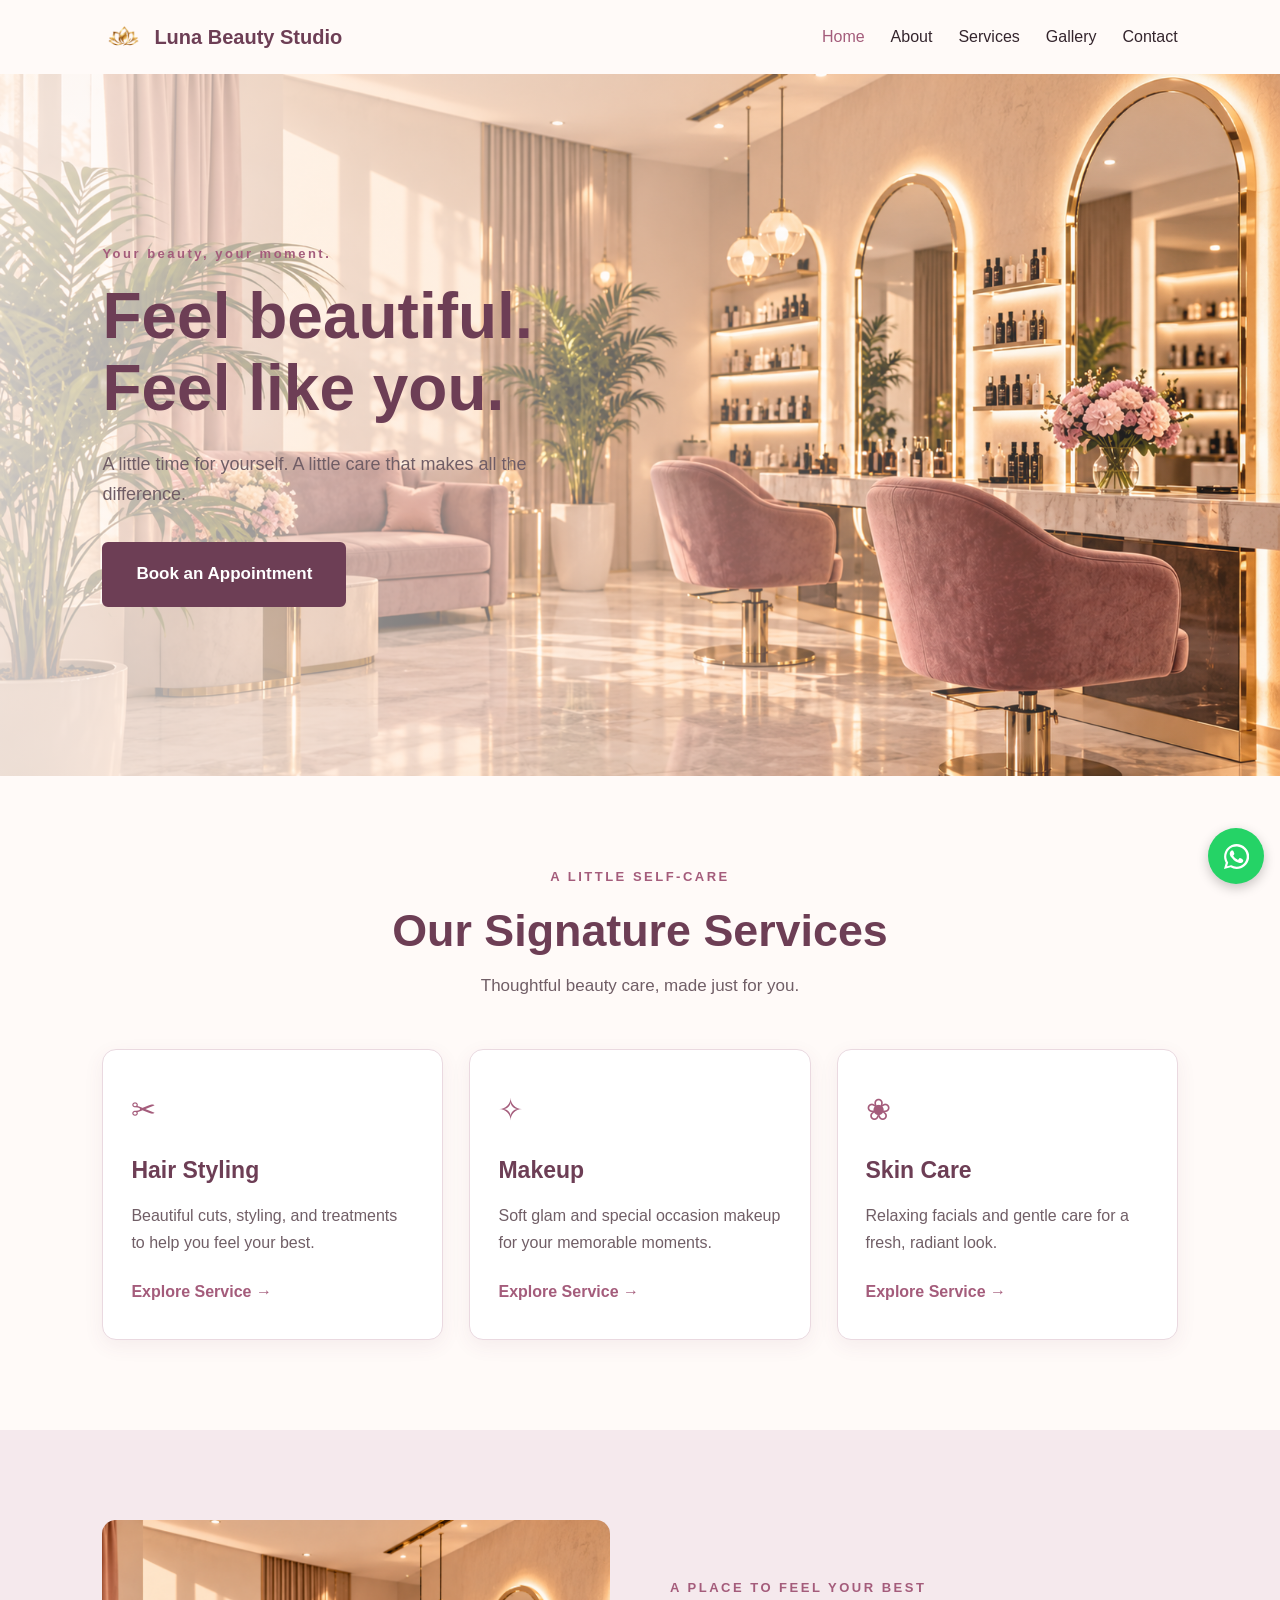
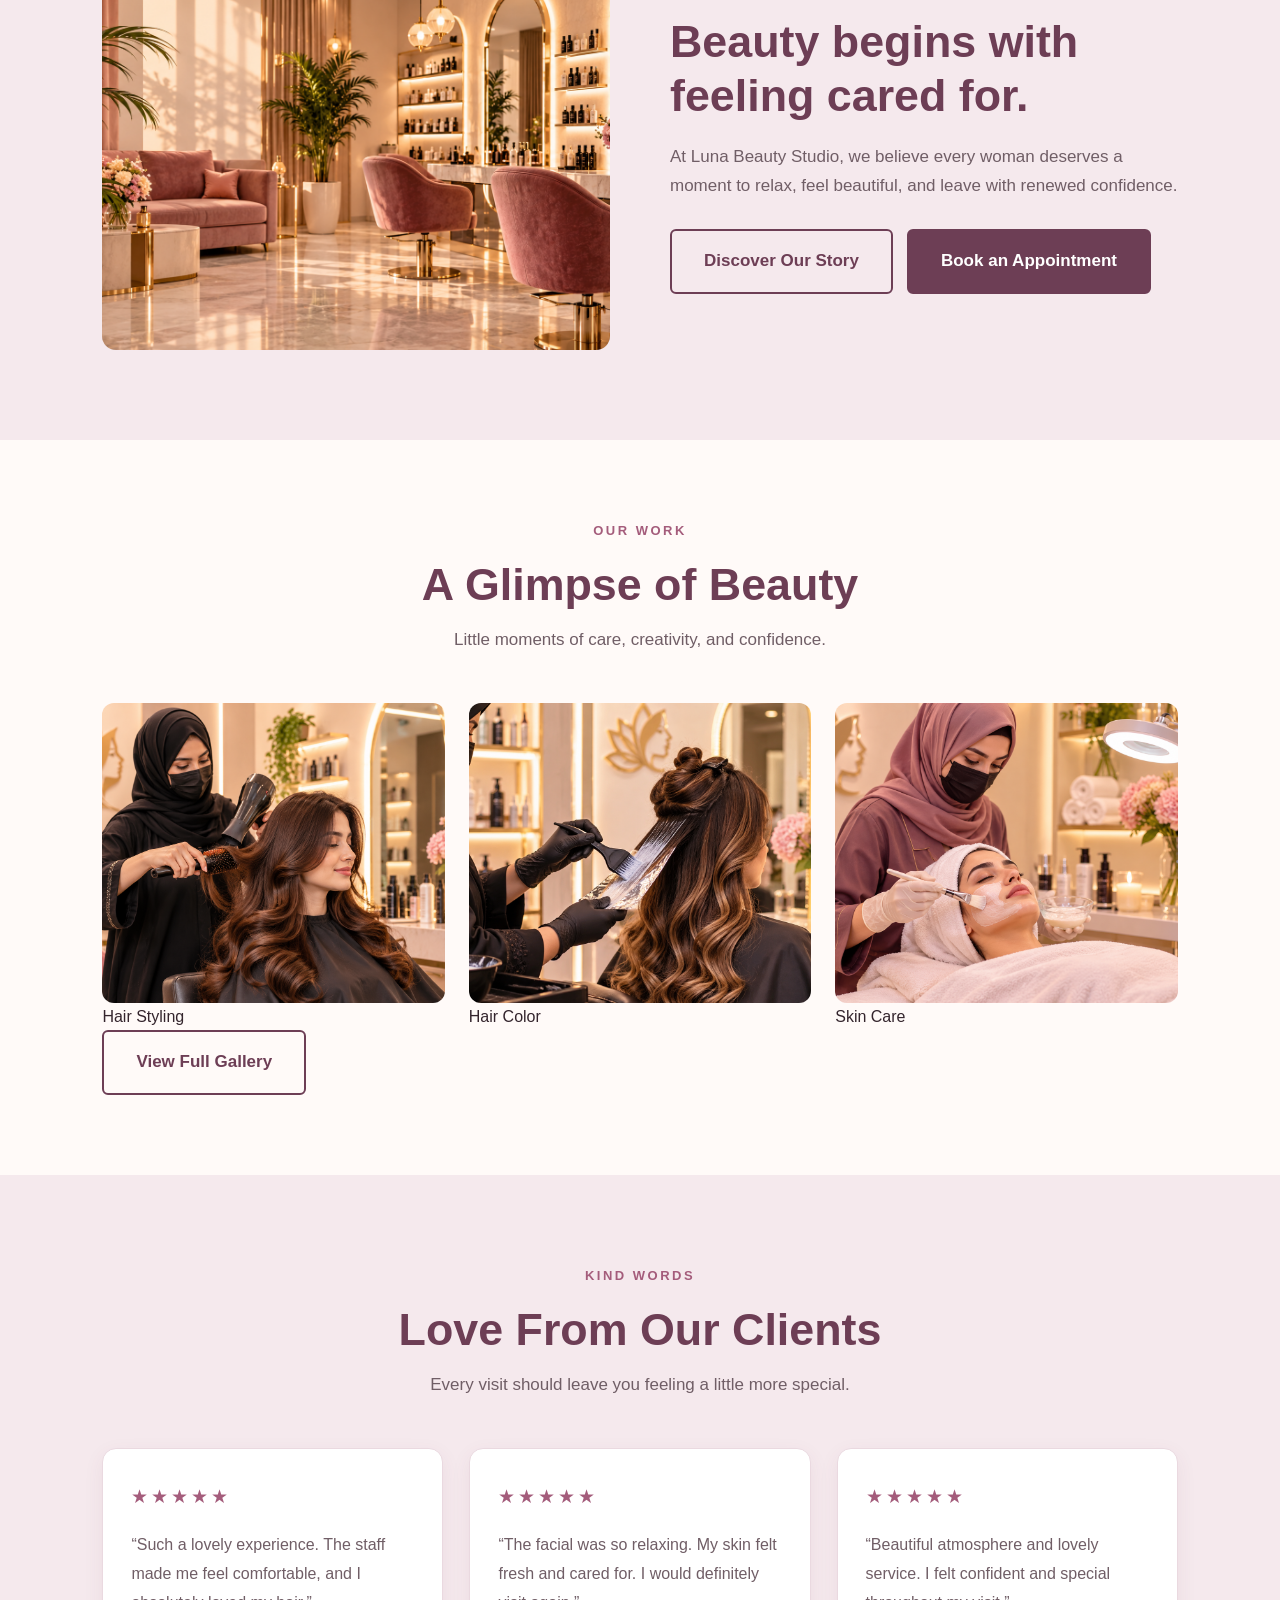
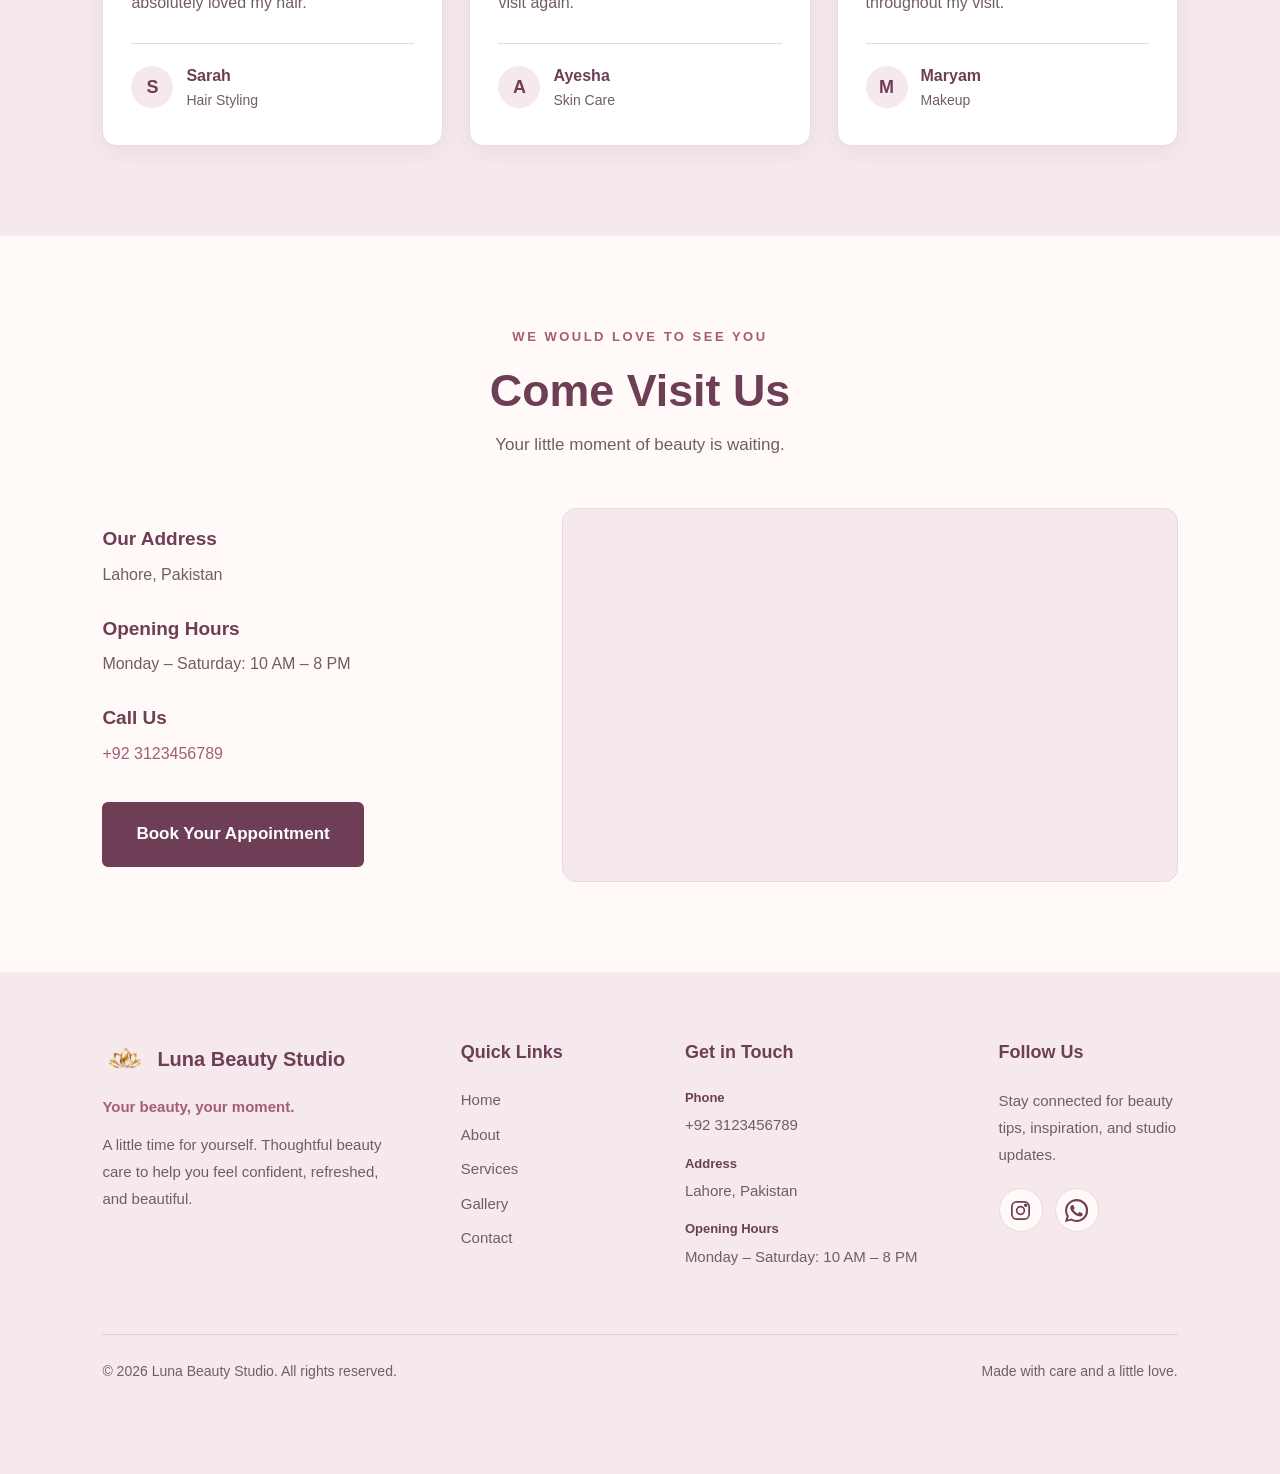
<file: index.html>
<!DOCTYPE html>
<html lang="en">
<head>
  <meta charset="UTF-8">
  <meta name="viewport" content="width=device-width, initial-scale=1.0">

  <title>Luna Beauty Studio | Beauty & Care</title>

  <meta
    name="description"
    content="Discover beauty and self-care at Luna Beauty Studio. Explore our services and book your appointment."
  >
  <link rel="stylesheet" href="./css/style.css">
</head>

<body>

  <!-- Shared Header -->
  <div id="site-header"></div>

  <main>

    <!-- Hero -->
    <section class="hero">
      <div class="hero-content">

        <p class="eyebrow" data-site-tagline>
          Your beauty, your moment.
        </p>

        <h1>Feel beautiful.<br>Feel like you.</h1>

        <p class="hero-description">
          A little time for yourself.
          A little care that makes all the difference.
        </p>

        <a href="contact.html" class="btn">
          Book an Appointment
        </a>

      </div>
    </section>

    <!-- Services -->
    <section class="services-preview" id="services">

      <div class="section-heading">
        <p class="eyebrow">A LITTLE SELF-CARE</p>
        <h2>Our Signature Services</h2>
        <p>Thoughtful beauty care, made just for you.</p>
      </div>

      <div class="services-grid">

        <article class="service-card">
          <div class="service-icon">✂</div>
          <h3>Hair Styling</h3>
          <p>
            Beautiful cuts, styling, and treatments
            to help you feel your best.
          </p>
          <a href="services.html#hair">Explore Service →</a>
        </article>

        <article class="service-card">
          <div class="service-icon">✧</div>
          <h3>Makeup</h3>
          <p>
            Soft glam and special occasion makeup
            for your memorable moments.
          </p>
          <a href="services.html#makeup">Explore Service →</a>
        </article>

        <article class="service-card">
          <div class="service-icon">❀</div>
          <h3>Skin Care</h3>
          <p>
            Relaxing facials and gentle care
            for a fresh, radiant look.
          </p>
          <a href="services.html#skincare">Explore Service →</a>
        </article>

      </div>
    </section>

    <!-- About -->
    <section class="about-preview" id="about">

      <div class="about-image">
        <img
          src="images/hero.jpg"
          alt="Elegant interior of Luna Beauty Studio"
          loading="lazy"
        >
      </div>

      <div class="about-content">

        <p class="eyebrow">A PLACE TO FEEL YOUR BEST</p>

        <h2>Beauty begins with feeling cared for.</h2>

        <p>
          At Luna Beauty Studio, we believe every woman
          deserves a moment to relax, feel beautiful,
          and leave with renewed confidence.
        </p>

        <div class="about-buttons">
          <a href="about.html" class="btn btn-outline">
            Discover Our Story
          </a>

          <a href="contact.html" class="btn">
            Book an Appointment
          </a>
        </div>

      </div>
    </section>

    <!-- Gallery -->
    <section class="gallery-section" id="gallery">

      <div class="section-heading">
        <p class="eyebrow">OUR WORK</p>
        <h2>A Glimpse of Beauty</h2>
        <p>Little moments of care, creativity, and confidence.</p>
      </div>

      <div class="gallery-grid">

        <figure class="gallery-item">
          <img
            src="images/Img2.png"
            alt="Elegant hair styling"
            loading="lazy"
          >
          <figcaption>Hair Styling</figcaption>
        </figure>

        <figure class="gallery-item">
          <img
            src="images/Img1.png"
            alt="Beautiful hair color and balayage"
            loading="lazy"
          >
          <figcaption>Hair Color</figcaption>
        </figure>

        <figure class="gallery-item">
          <img
            src="images/Img3.png"
            alt="Relaxing facial treatment"
            loading="lazy"
          >
          <figcaption>Skin Care</figcaption>
        </figure>

      </div>

      <div class="gallery-button">
        <a href="gallery.html" class="btn btn-outline">
          View Full Gallery
        </a>
      </div>

    </section>

    <!-- Testimonials -->
    <section class="testimonials-section" id="testimonials">

      <div class="section-heading">
        <p class="eyebrow">KIND WORDS</p>
        <h2>Love From Our Clients</h2>
        <p>Every visit should leave you feeling a little more special.</p>
      </div>

      <div class="testimonials-grid">

        <article class="testimonial-card">
          <div class="testimonial-stars" aria-label="5 out of 5 stars">
            ★★★★★
          </div>

          <blockquote>
            “Such a lovely experience. The staff made me feel
            comfortable, and I absolutely loved my hair.”
          </blockquote>

          <div class="testimonial-author">
            <span class="testimonial-avatar">S</span>
            <div>
              <h3>Sarah</h3>
              <p>Hair Styling</p>
            </div>
          </div>
        </article>

        <article class="testimonial-card">
          <div class="testimonial-stars" aria-label="5 out of 5 stars">
            ★★★★★
          </div>

          <blockquote>
            “The facial was so relaxing. My skin felt fresh
            and cared for. I would definitely visit again.”
          </blockquote>

          <div class="testimonial-author">
            <span class="testimonial-avatar">A</span>
            <div>
              <h3>Ayesha</h3>
              <p>Skin Care</p>
            </div>
          </div>
        </article>

        <article class="testimonial-card">
          <div class="testimonial-stars" aria-label="5 out of 5 stars">
            ★★★★★
          </div>

          <blockquote>
            “Beautiful atmosphere and lovely service.
            I felt confident and special throughout my visit.”
          </blockquote>

          <div class="testimonial-author">
            <span class="testimonial-avatar">M</span>
            <div>
              <h3>Maryam</h3>
              <p>Makeup</p>
            </div>
          </div>
        </article>

      </div>
    </section>

    <!-- Contact -->
    <section class="home-contact" id="contact">

      <div class="section-heading">
        <p class="eyebrow">WE WOULD LOVE TO SEE YOU</p>
        <h2>Come Visit Us</h2>
        <p>Your little moment of beauty is waiting.</p>
      </div>

      <div class="home-contact-grid">

        <div class="home-contact-info">

          <div class="contact-detail">
            <h3>Our Address</h3>
            <p data-site-address>Lahore, Pakistan</p>
          </div>

          <div class="contact-detail">
            <h3>Opening Hours</h3>
            <p data-site-hours>
              Monday – Saturday: 10 AM – 8 PM
            </p>
          </div>

          <div class="contact-detail">
            <h3>Call Us</h3>
            <p>
              <a
                href="tel:+923001234567"
                data-phone-link
                data-site-phone
              >
                +92 300 1234567
              </a>
            </p>
          </div>

          <a href="contact.html" class="btn">
            Book Your Appointment
          </a>

        </div>

        <!-- Google Maps -->
        <div class="map-placeholder">
          <iframe
            src="https://www.google.com/maps?q=Lahore%2C%20Pakistan&output=embed"
            title="Luna Beauty Studio location map"
            loading="lazy"
            referrerpolicy="no-referrer-when-downgrade"
            allowfullscreen
          ></iframe>
        </div>

      </div>
    </section>

  </main>

  <!-- Shared Footer and Floating WhatsApp -->
  <div id="site-footer"></div>

  <!-- Website Scripts -->
  <script src="js/config.js"></script>
  <script src="js/main.js?v=5"></script>

</body>
</html>
</file>
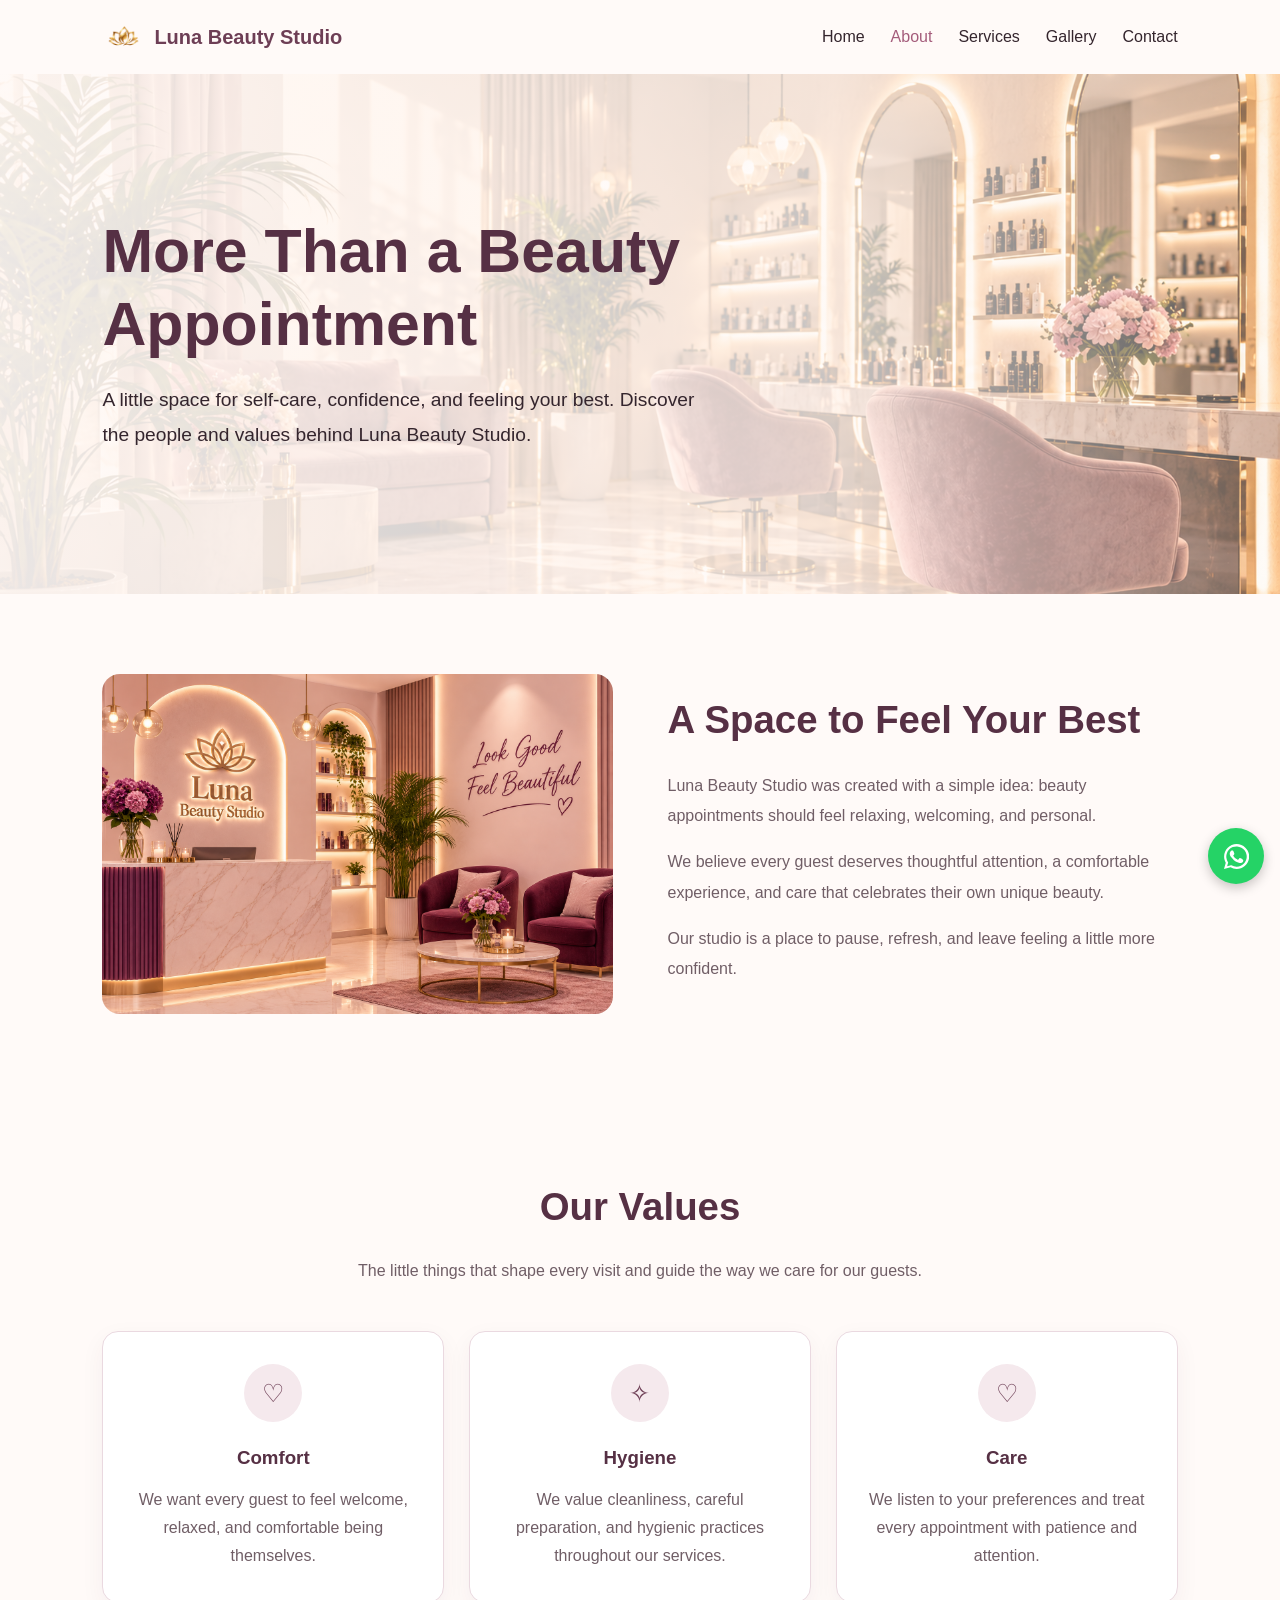
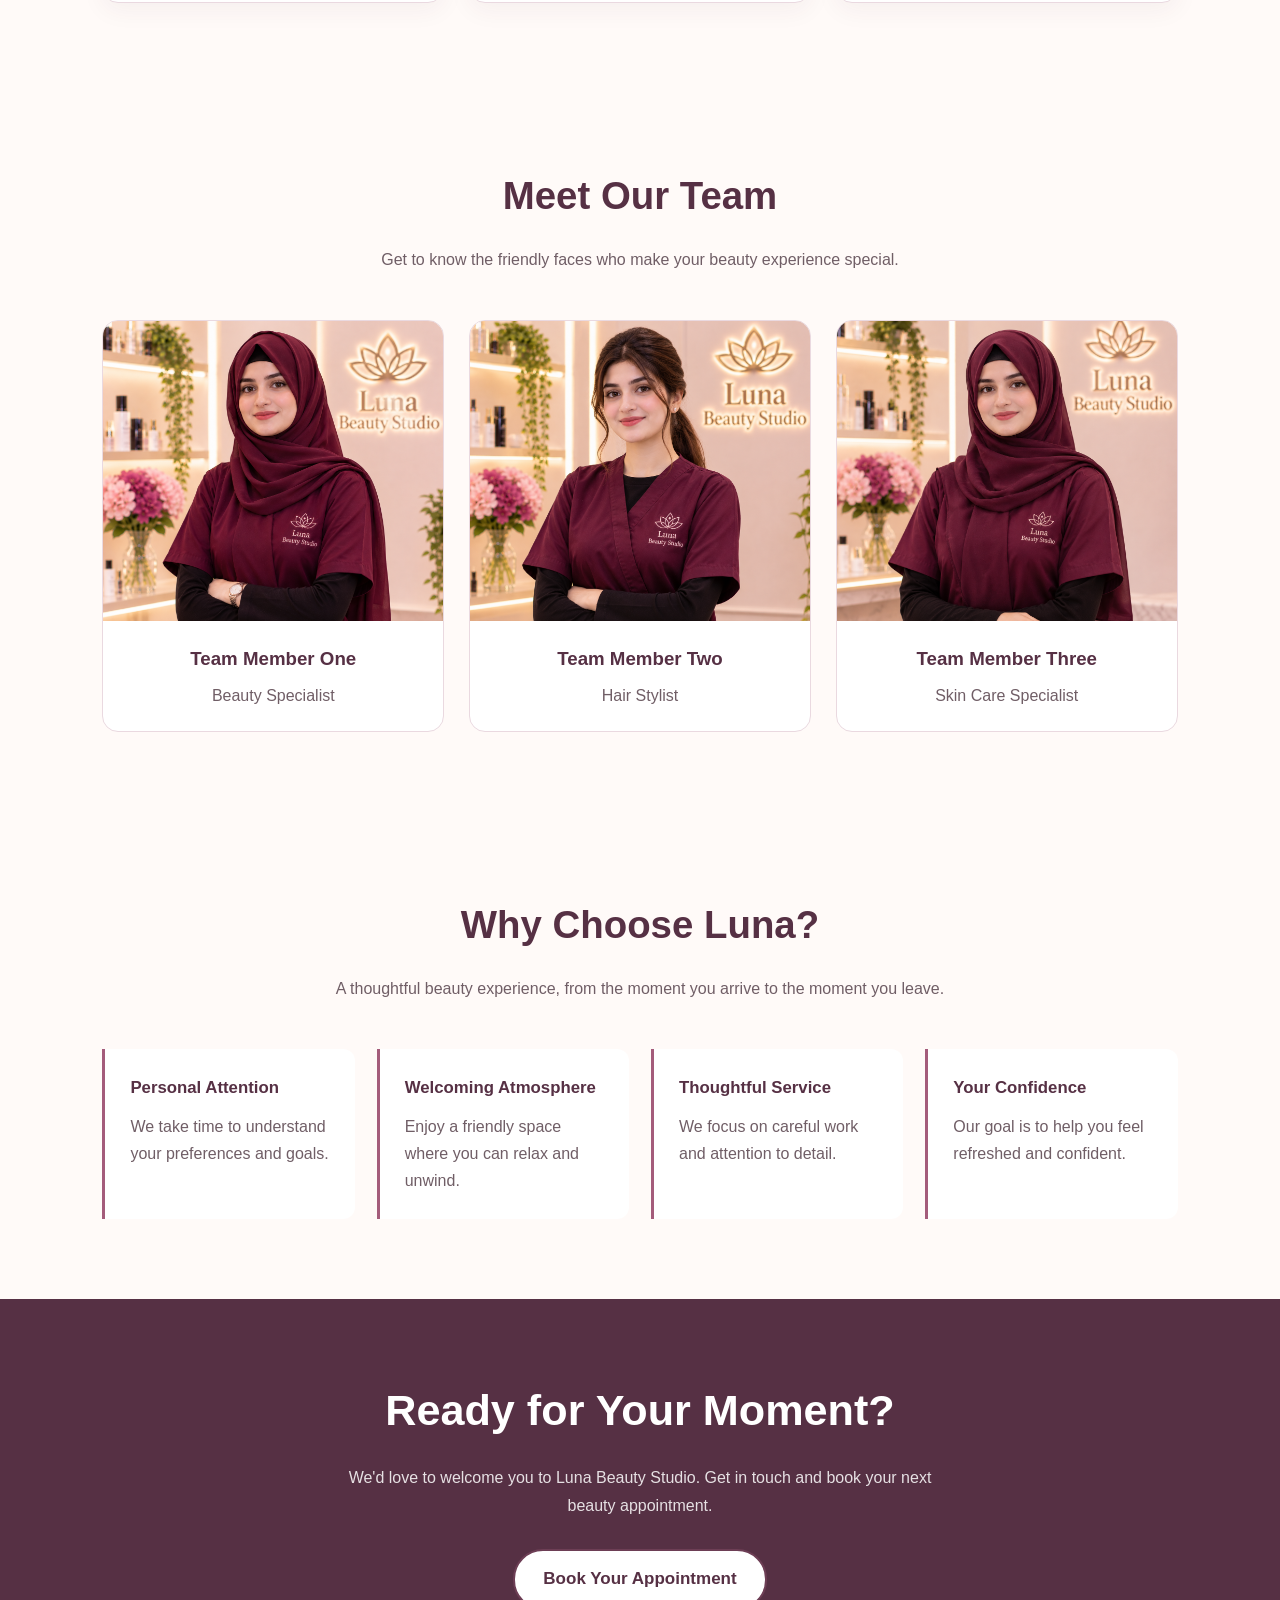
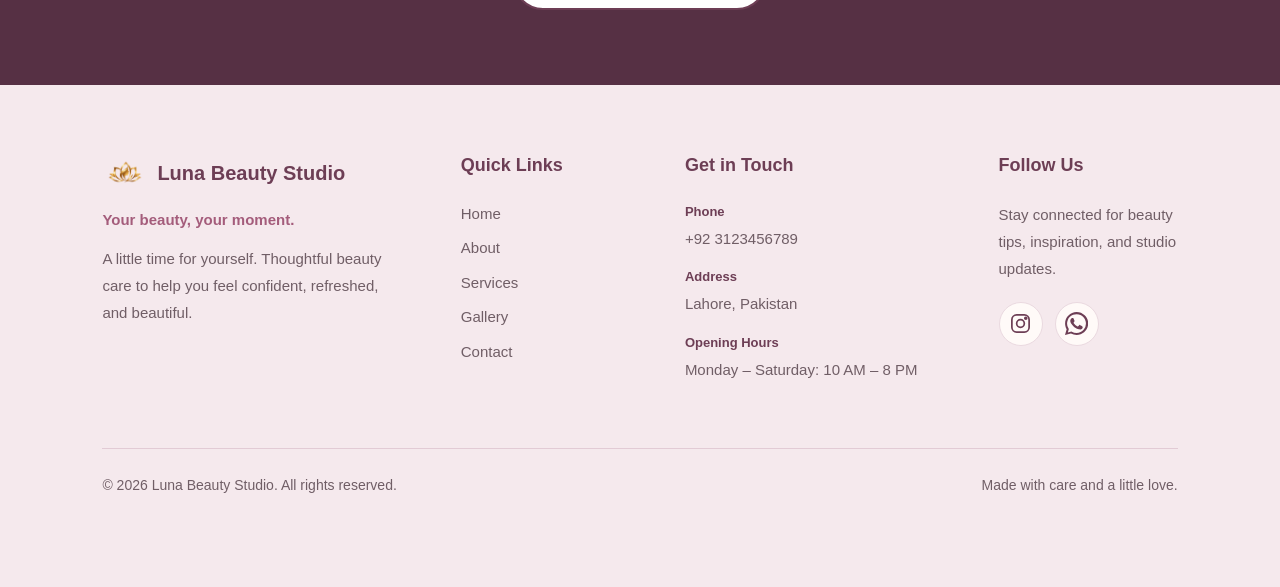
<file: about.html>
<!DOCTYPE html>
<html lang="en">
<head>
  <meta charset="UTF-8">
  <meta name="viewport" content="width=device-width, initial-scale=1.0">

  <title>About Us | Luna Beauty Studio</title>

  <meta
    name="description"
    content="Learn about Luna Beauty Studio, our values, our team, and our approach to beauty and care."
  >

  <link rel="stylesheet" href="css/style.css">
  
</head>

<body>

  <!-- Shared Header -->
  <div id="site-header"></div>

  <main>
  <!-- PageIntro -->
    <section class="about-hero about-hero-image">
  <div class="about-hero-content">
    <h1>More Than a Beauty Appointment</h1>

    <p>
      A little space for self-care, confidence, and
      feeling your best. Discover the people and
      values behind Luna Beauty Studio.
    </p>
  </div>
    </section>

    <!-- Our Story -->
<section class="about-section">
  <div class="about-story-grid">

    <div>
      <img
        class="about-story-image"
        src="images/story.png"
        alt="Elegant interior of Luna Beauty Studio"
        loading="lazy"
      >
    </div>

    <div class="about-story-content">
      <h2>A Space to Feel Your Best</h2>

      <p>
        Luna Beauty Studio was created with a simple idea:
        beauty appointments should feel relaxing, welcoming,
        and personal.
      </p>

      <p>
        We believe every guest deserves thoughtful attention,
        a comfortable experience, and care that celebrates
        their own unique beauty.
      </p>

      <p>
        Our studio is a place to pause, refresh, and leave
        feeling a little more confident.
      </p>
    </div>

  </div>
</section>

    <!-- Our Values -->
    <section class="about-section">
      <div class="about-section-heading">
        <h2>Our Values</h2>
        <p>
          The little things that shape every visit and guide
          the way we care for our guests.
        </p>
      </div>

      <div class="about-cards">

        <article class="about-value-card">
          <div class="value-icon" aria-hidden="true">♡</div>
          <h3>Comfort</h3>
          <p>
            We want every guest to feel welcome, relaxed,
            and comfortable being themselves.
          </p>
        </article>

        <article class="about-value-card">
          <div class="value-icon" aria-hidden="true">✧</div>
          <h3>Hygiene</h3>
          <p>
            We value cleanliness, careful preparation,
            and hygienic practices throughout our services.
          </p>
        </article>

        <article class="about-value-card">
          <div class="value-icon" aria-hidden="true">♡</div>
          <h3>Care</h3>
          <p>
            We listen to your preferences and treat every
            appointment with patience and attention.
          </p>
        </article>

      </div>
    </section>

    <!-- Meet Our Team -->
    <section class="about-section">
      <div class="about-section-heading">
        <h2>Meet Our Team</h2>
        <p>
          Get to know the friendly faces who make your
          beauty experience special.
        </p>
      </div>

      <div class="about-cards">

        <article class="about-team-card">
          <img
            src="images/staff1.png"
            alt="Team member portrait"
            loading="lazy"
          >
          <div class="about-team-info">
            <h3>Team Member One</h3>
            <p>Beauty Specialist</p>
          </div>
        </article>

        <article class="about-team-card">
          <img
            src="images/staff2.png"
            alt="Team member portrait"
            loading="lazy"
          >
          <div class="about-team-info">
            <h3>Team Member Two</h3>
            <p>Hair Stylist</p>
          </div>
        </article>

        <article class="about-team-card">
          <img
            src="images/staff3.png"
            alt="Team member portrait"
            loading="lazy"
          >
          <div class="about-team-info">
            <h3>Team Member Three</h3>
            <p>Skin Care Specialist</p>
          </div>
        </article>

      </div>
    </section>

    <!-- Why Choose Us -->
    <section class="about-section">
      <div class="about-section-heading">
        <h2>Why Choose Luna?</h2>
        <p>
          A thoughtful beauty experience, from the moment
          you arrive to the moment you leave.
        </p>
      </div>

      <div class="about-why-grid">

        <article class="about-why-item">
          <h3>Personal Attention</h3>
          <p>We take time to understand your preferences and goals.</p>
        </article>

        <article class="about-why-item">
          <h3>Welcoming Atmosphere</h3>
          <p>Enjoy a friendly space where you can relax and unwind.</p>
        </article>

        <article class="about-why-item">
          <h3>Thoughtful Service</h3>
          <p>We focus on careful work and attention to detail.</p>
        </article>

        <article class="about-why-item">
          <h3>Your Confidence</h3>
          <p>Our goal is to help you feel refreshed and confident.</p>
        </article>

      </div>
    </section>

    <!-- Book Appointment CTA -->
    <section class="about-cta">
      <h2>Ready for Your Moment?</h2>
      <p>
        We'd love to welcome you to Luna Beauty Studio.
        Get in touch and book your next beauty appointment.
      </p>

      <a href="contact.html" class="btn">
        Book Your Appointment
      </a>
    </section>

  </main>

  <!-- Shared Footer and WhatsApp -->
  <div id="site-footer"></div>

  <script src="js/config.js"></script>
  <script src="js/main.js?v=5"></script>

</body>
</html>
</file>
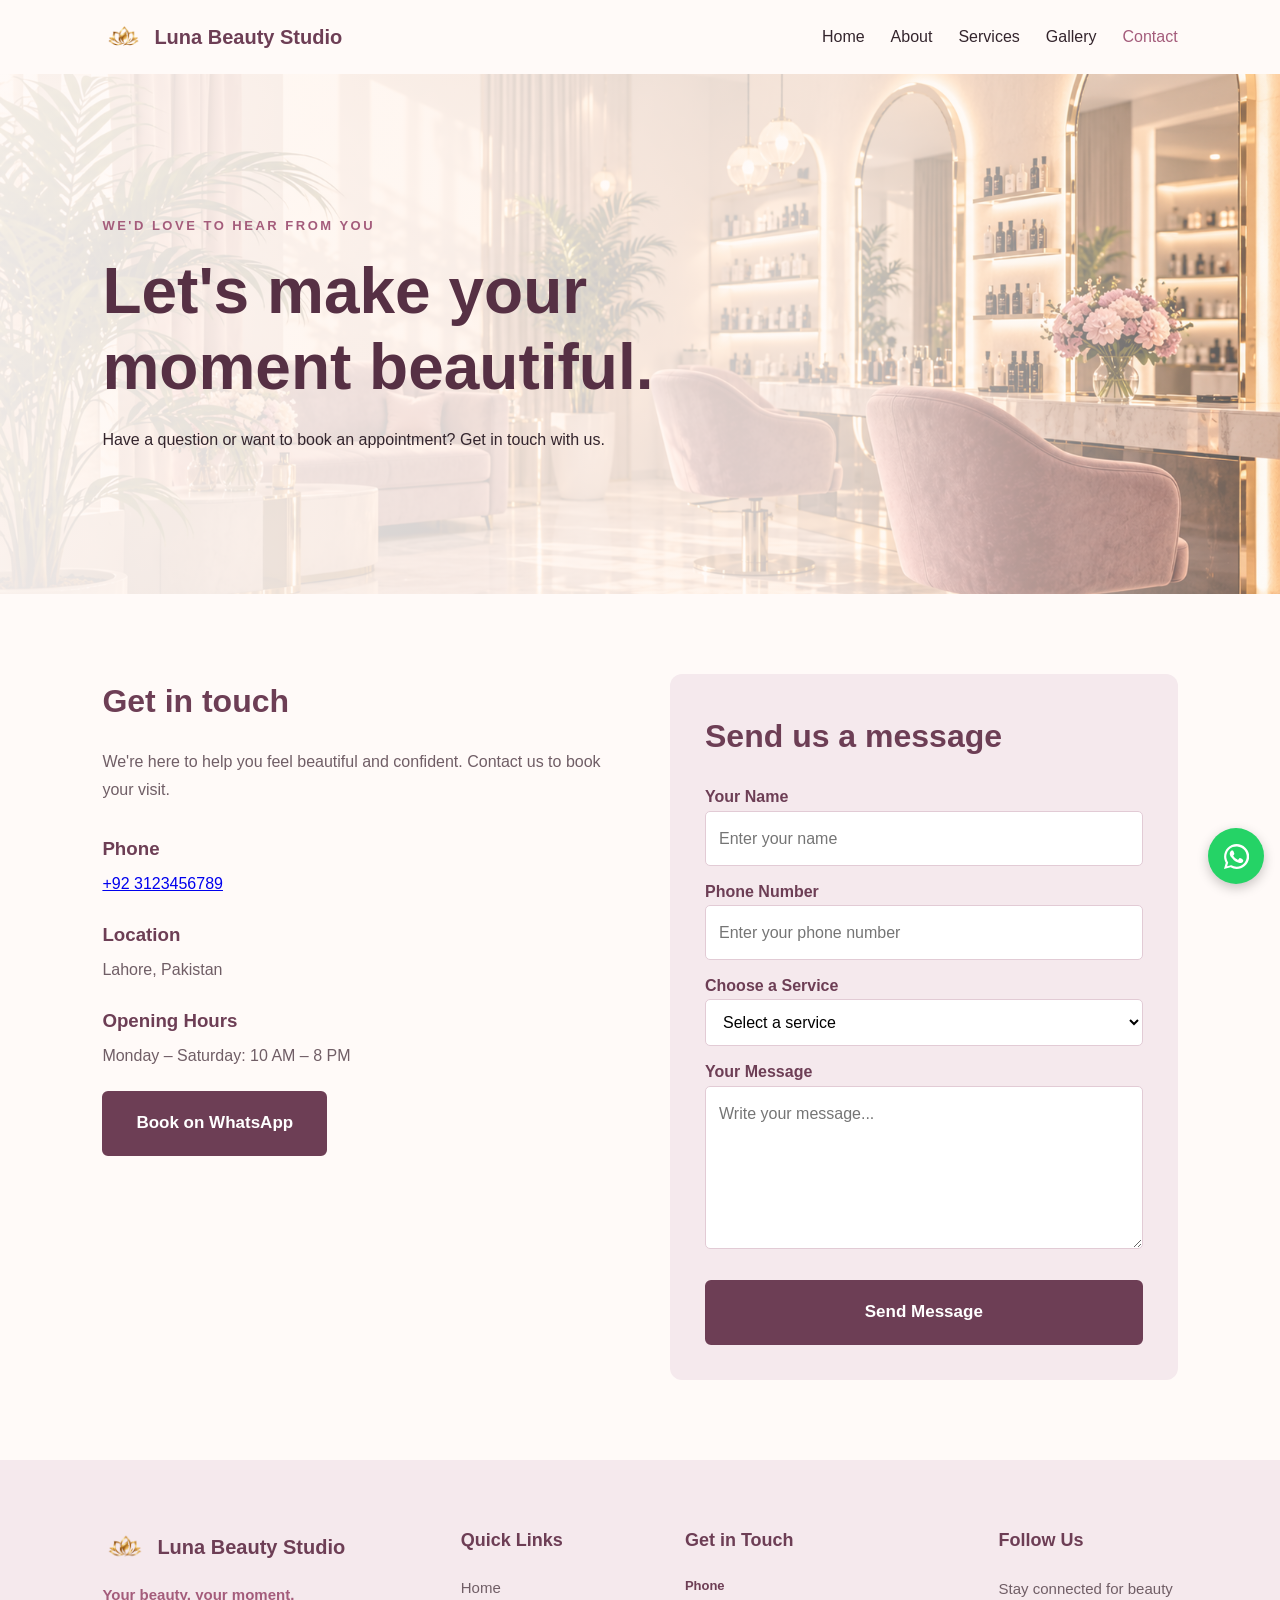
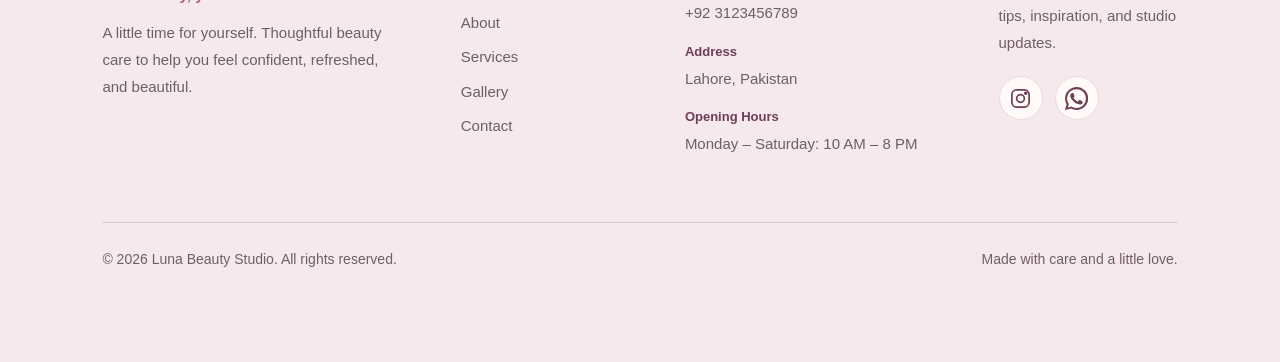
<file: contact.html>
<!DOCTYPE html>
<html lang="en">

<head>
  <meta charset="UTF-8">
  <meta name="viewport" content="width=device-width, initial-scale=1.0">

  <title>Contact | Luna Beauty Studio</title>

  <meta
    name="description"
    content="Contact Luna Beauty Studio to ask a question or book your beauty appointment."
  >

  <link rel="stylesheet" href="css/style.css">
</head>

<body>

  <!-- Shared Header -->
  <div id="site-header"></div>

  <main>

    <!-- Contact Hero -->
    <section class="page-hero contact-hero">
      <div class="contact-hero-content">

        <p class="eyebrow">WE'D LOVE TO HEAR FROM YOU</p>

        <h1>Let's make your moment beautiful.</h1>

        <p>
          Have a question or want to book an appointment?
          Get in touch with us.
        </p>

      </div>
    </section>

    <!-- Contact Section -->
    <section class="contact-section">

      <!-- Contact Information -->
      <div class="contact-info">

        <h2>Get in touch</h2>

        <p>
          We're here to help you feel beautiful and confident.
          Contact us to book your visit.
        </p>

        <div class="contact-detail">
          <h3>Phone</h3>
          <p>
            <a href="tel:+923001234567" data-phone-link>
              <span data-site-phone>+92 300 1234567</span>
            </a>
          </p>
        </div>

        <div class="contact-detail">
          <h3>Location</h3>
          <p data-site-address>Lahore, Pakistan</p>
        </div>

        <div class="contact-detail">
          <h3>Opening Hours</h3>
          <p data-site-hours>
            Monday – Saturday: 10 AM – 8 PM
          </p>
        </div>

        <a
  href="https://wa.me/923227157467"
  class="btn"
  target="_blank"
  rel="noopener noreferrer"
>
  Book on WhatsApp
</a>

      </div>

      <!-- Contact Form -->
      <div class="contact-form-wrapper">

        <h2>Send us a message</h2>

        <form class="contact-form">

          <div class="form-group">
            <label for="name">Your Name</label>
            <input
              type="text"
              id="name"
              name="name"
              placeholder="Enter your name"
              required
            >
          </div>

          <div class="form-group">
            <label for="phone">Phone Number</label>
            <input
              type="tel"
              id="phone"
              name="phone"
              placeholder="Enter your phone number"
              required
            >
          </div>

          <div class="form-group">
            <label for="service">Choose a Service</label>

            <select id="service" name="service" required>
              <option value="">Select a service</option>
              <option value="Hair Styling">Hair Styling</option>
              <option value="Hair Treatment">Hair Treatment</option>
              <option value="Makeup">Makeup</option>
              <option value="Bridal Makeup">Bridal Makeup</option>
              <option value="Facial">Facial</option>
              <option value="Manicure/Pedicure">Manicure/Pedicure</option>
            </select>
          </div>

          <div class="form-group">
            <label for="message">Your Message</label>

            <textarea
              id="message"
              name="message"
              rows="5"
              placeholder="Write your message..."
            ></textarea>
          </div>

          <button type="submit" class="btn">
            Send Message
          </button>

        </form>

      </div>

    </section>

  </main>

  <!-- Shared Footer -->
  <div id="site-footer"></div>

  <!-- Website Scripts -->
  <script src="js/config.js"></script>
  <script src="js/main.js?v=5"></script>

</body>
</html>
</file>
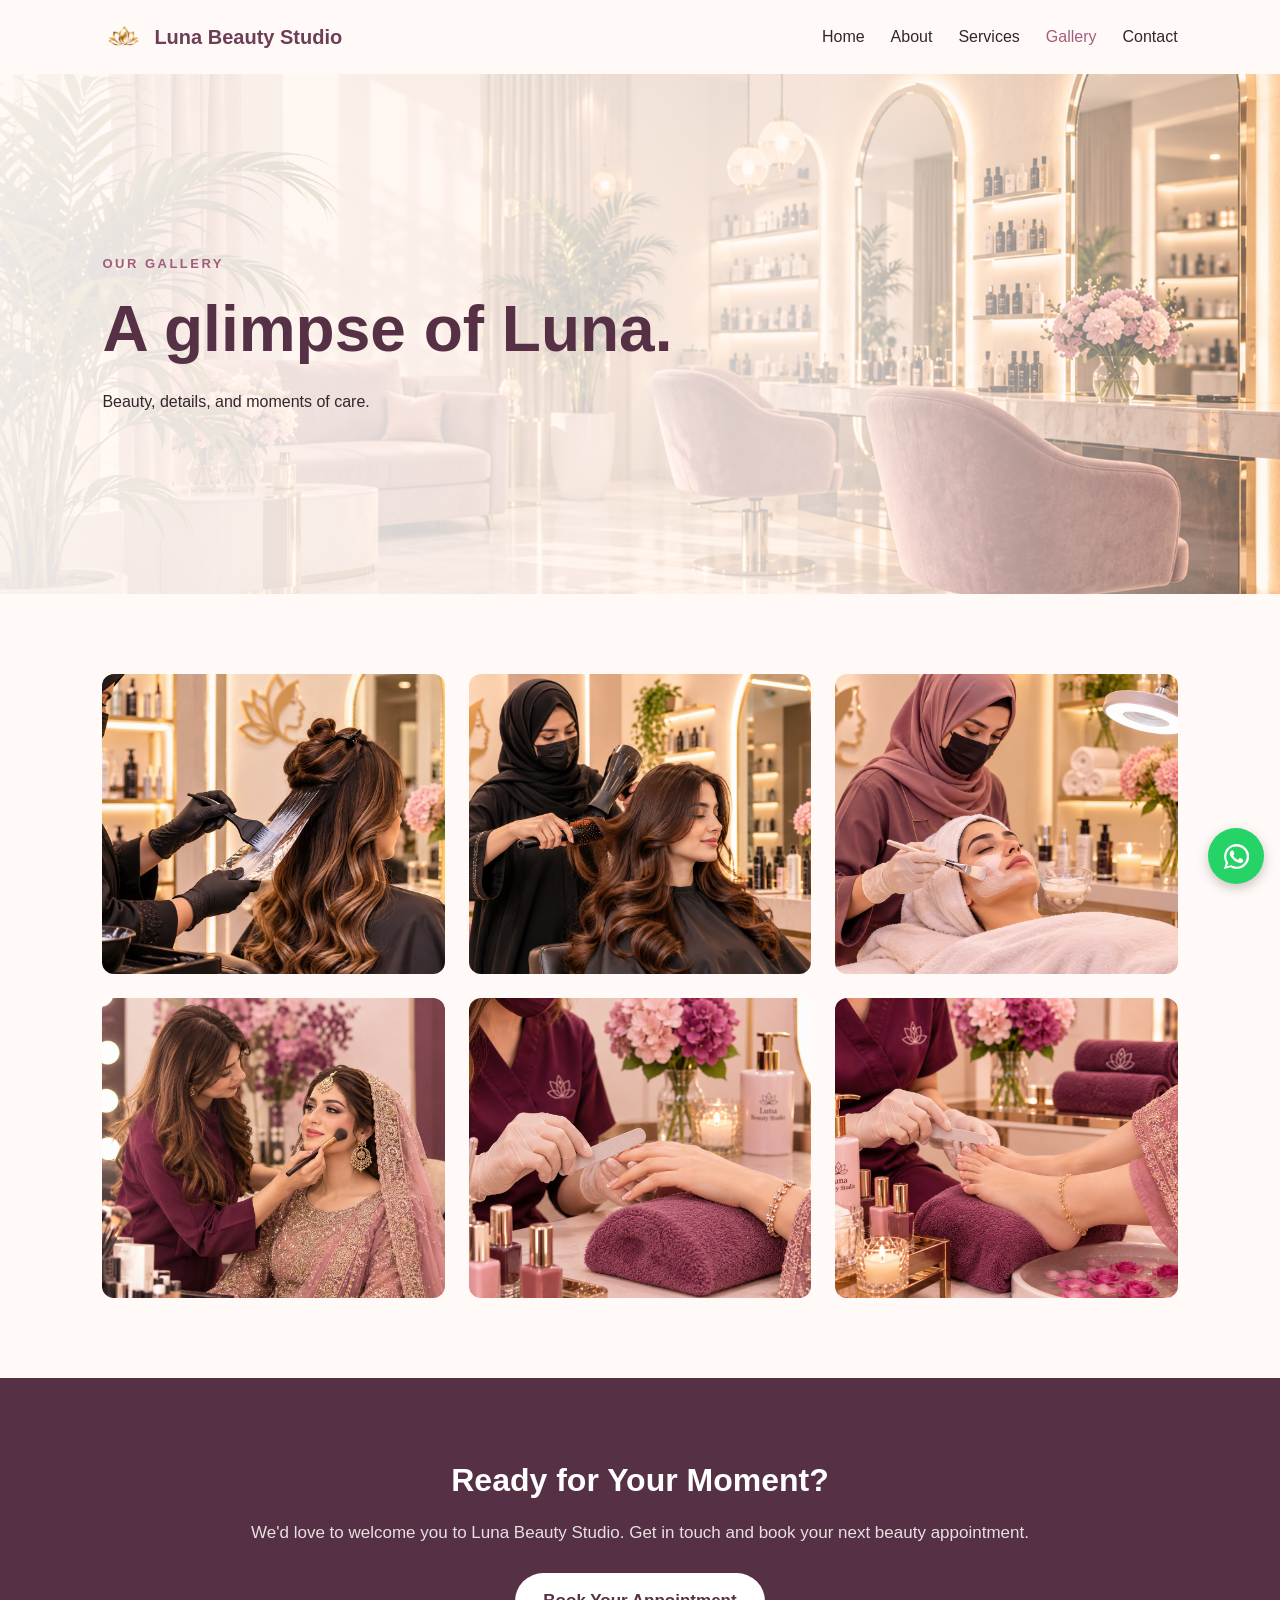
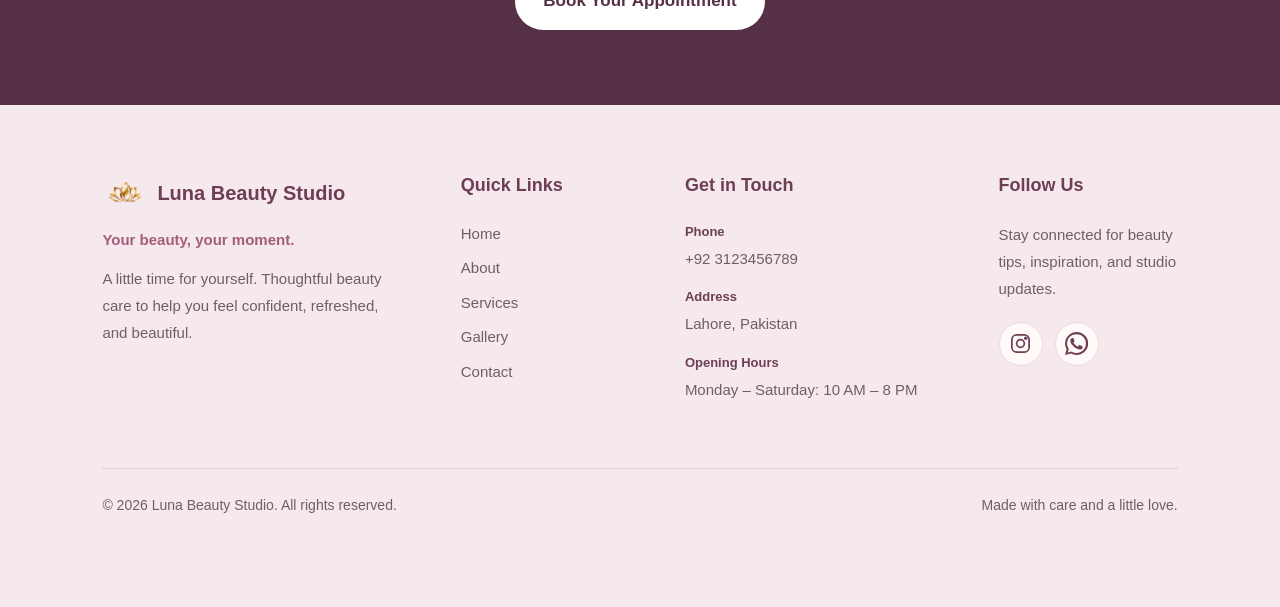
<file: gallery.html>
<!DOCTYPE html>
<html lang="en">

<head>
  <meta charset="UTF-8">
  <meta name="viewport" content="width=device-width, initial-scale=1.0">

  <title>Gallery | Luna Beauty Studio</title>

  <meta
    name="description"
    content="Explore the beauty treatments, salon atmosphere, and services at Luna Beauty Studio."
  >

  <link rel="stylesheet" href="css/style.css?v=2">
</head>

<body>

  <!-- Shared Header -->
  <div id="site-header"></div>

  <main>

    <!-- Gallery Hero -->
    <section class="page-hero gallery-hero">
      <div class="gallery-hero-content">
        <p class="eyebrow">OUR GALLERY</p>
        <h1>A glimpse of Luna.</h1>
        <p>Beauty, details, and moments of care.</p>
      </div>
    </section>

    <!-- Gallery Images -->
    <section class="gallery-section">

      <div class="gallery-grid">

        <img
          src="images/Img1.png"
          alt="Hair coloring and balayage treatment"
          loading="lazy"
        >

        <img
          src="images/Img2.png"
          alt="Professional hair styling"
          loading="lazy"
        >

        <img
          src="images/Img3.png"
          alt="Relaxing facial treatment"
          loading="lazy"
        >

        <img
          src="images/Img4.png"
          alt="Professional facial cleansing treatment"
          loading="lazy"
        >

        <img
          src="images/Img5.png"
          alt="Beautiful manicure treatment"
          loading="lazy"
        >

        <img
          src="images/Img6.png"
          alt="Relaxing pedicure treatment"
          loading="lazy"
        >

      </div>

    </section>

    <!-- Booking CTA -->
    <section class="service-booking">
      <h2>Ready for Your Moment?</h2>
      <p>
        We'd love to welcome you to Luna Beauty Studio.
        Get in touch and book your next beauty appointment.
      </p>
      <a href="contact.html" class="btn">
        Book Your Appointment
      </a>
    </section>

  </main>

  <!-- Shared Footer -->
  <div id="site-footer"></div>

  <script src="js/config.js"></script>
  <script src="js/main.js?v=5"></script>

</body>
</html>
</file>
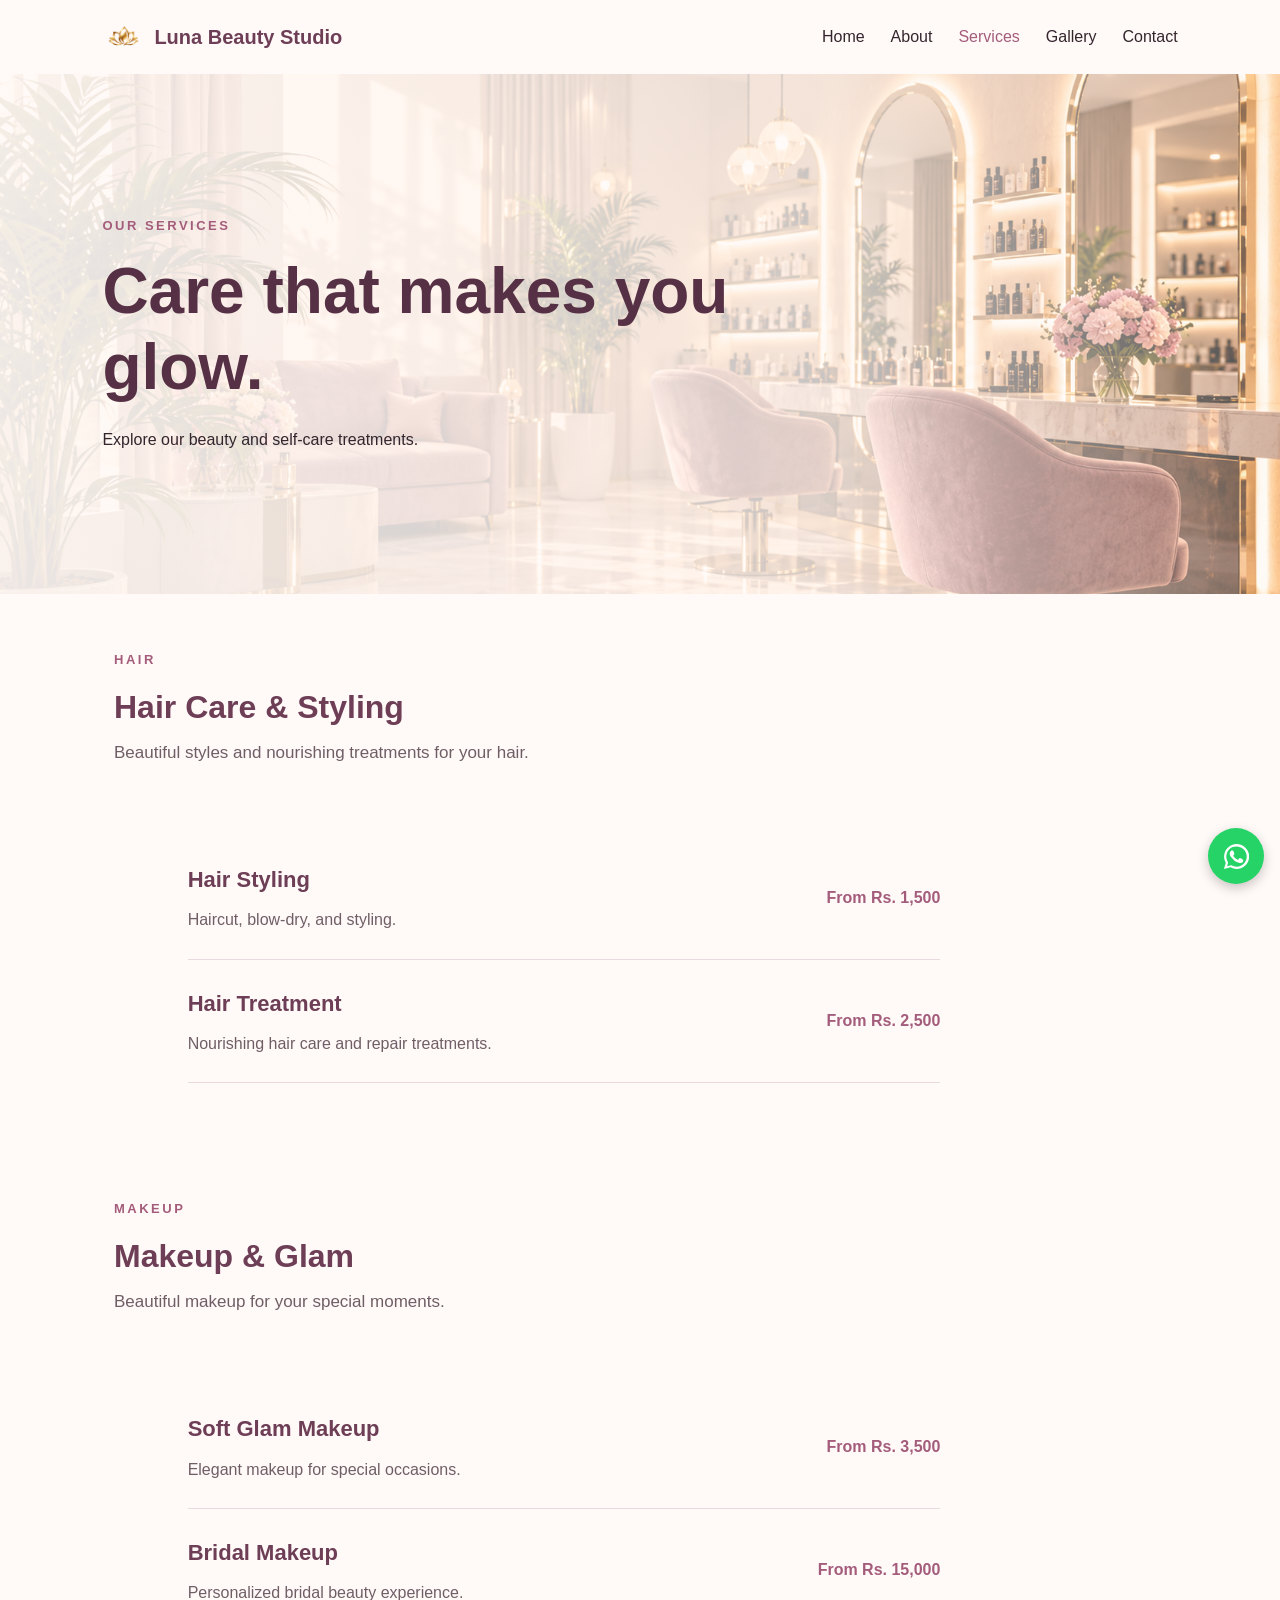
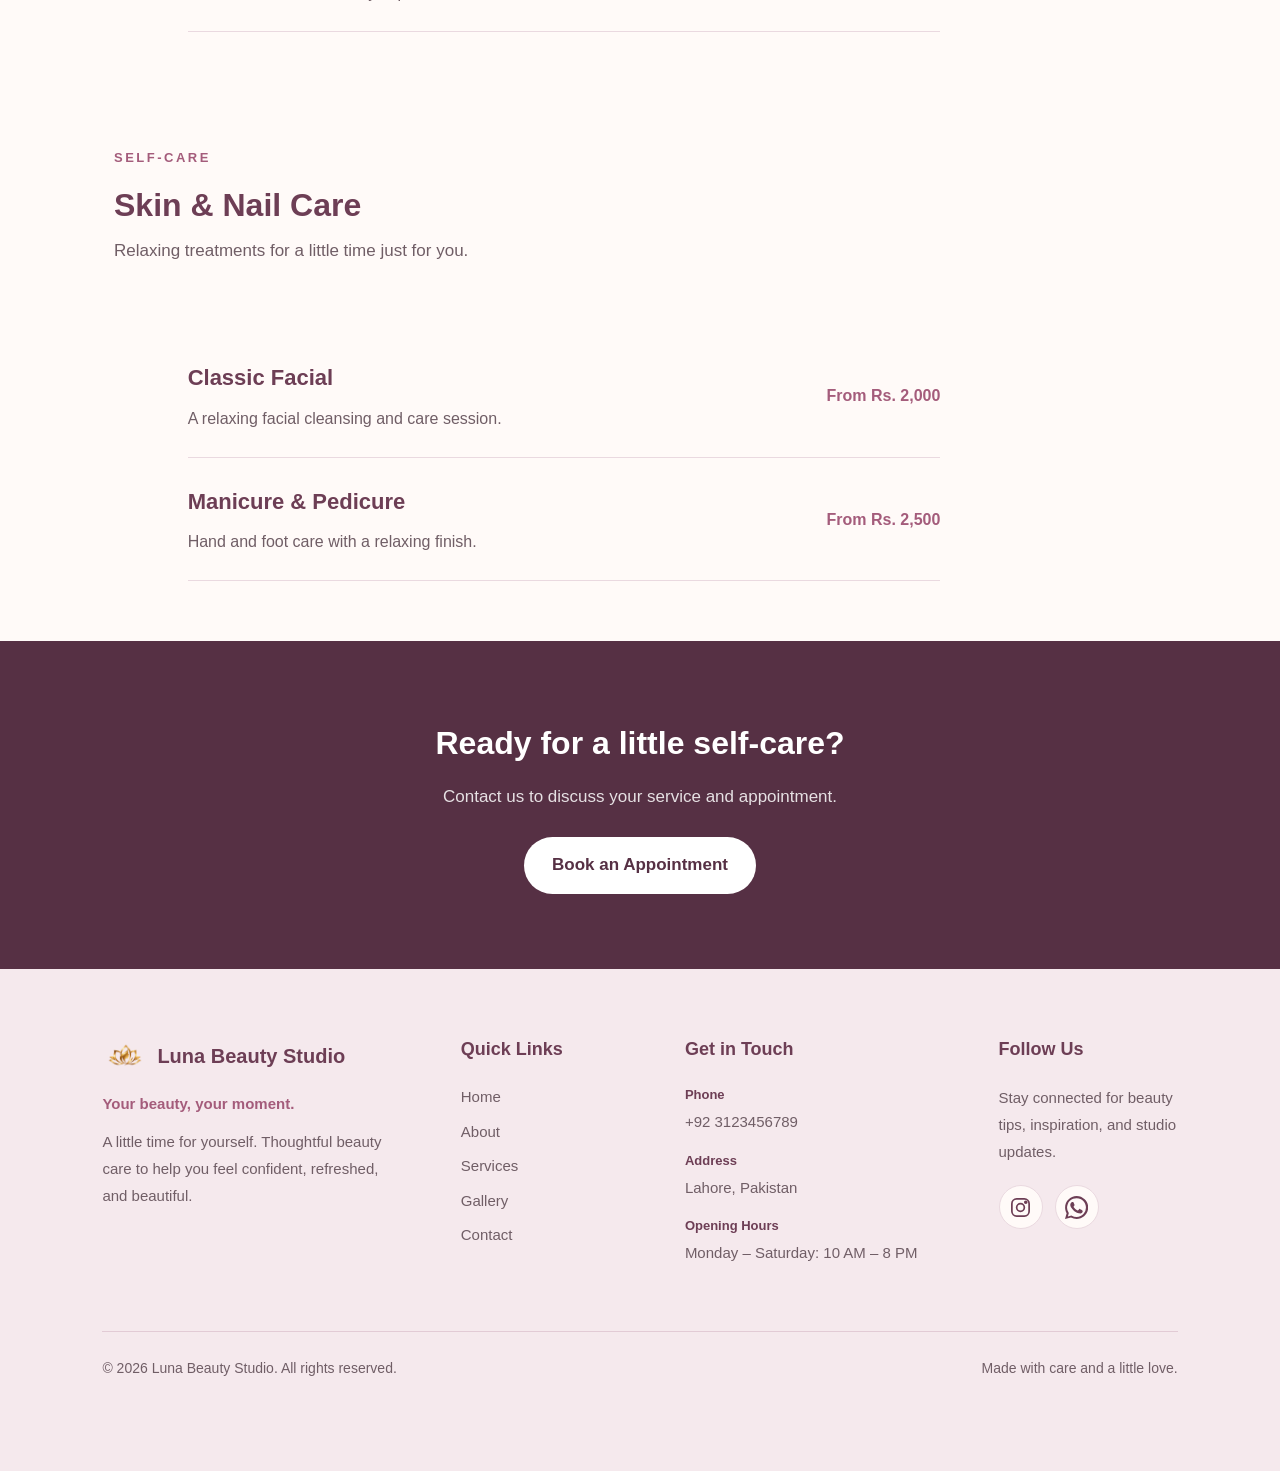
<file: services.html>
<!DOCTYPE html>
<html lang="en">

<head>
  <meta charset="UTF-8">
  <meta name="viewport" content="width=device-width, initial-scale=1.0">

  <title>Services & Prices | Luna Beauty Studio</title>

  <meta
    name="description"
    content="Explore hair, makeup, and skincare services at Luna Beauty Studio."
  >

  <link rel="stylesheet" href="css/style.css">
</head>

<body>

  <!-- Shared Header -->
  <div id="site-header"></div>

  <main>

    <!-- Page Hero -->
    <section class="page-hero services-hero">
  <div class="services-hero-content">
    <p class="eyebrow">OUR SERVICES</p>
    <h1>Care that makes you glow.</h1>
    <p>Explore our beauty and self-care treatments.</p>
  </div>
    </section>

    <!-- Hair Services -->
    <section class="service-category" id="hair">

      <div class="service-category-heading">
        <p class="eyebrow">HAIR</p>
        <h2>Hair Care & Styling</h2>
        <p>Beautiful styles and nourishing treatments for your hair.</p>
      </div>

      <div class="service-list">

        <article class="service-item">
          <div>
            <h3>Hair Styling</h3>
            <p>Haircut, blow-dry, and styling.</p>
          </div>
          <span>From Rs. 1,500</span>
        </article>

        <article class="service-item">
          <div>
            <h3>Hair Treatment</h3>
            <p>Nourishing hair care and repair treatments.</p>
          </div>
          <span>From Rs. 2,500</span>
        </article>

      </div>
    </section>

    <!-- Makeup Services -->
    <section class="service-category" id="makeup">

      <div class="service-category-heading">
        <p class="eyebrow">MAKEUP</p>
        <h2>Makeup & Glam</h2>
        <p>Beautiful makeup for your special moments.</p>
      </div>

      <div class="service-list">

        <article class="service-item">
          <div>
            <h3>Soft Glam Makeup</h3>
            <p>Elegant makeup for special occasions.</p>
          </div>
          <span>From Rs. 3,500</span>
        </article>

        <article class="service-item">
          <div>
            <h3>Bridal Makeup</h3>
            <p>Personalized bridal beauty experience.</p>
          </div>
          <span>From Rs. 15,000</span>
        </article>

      </div>
    </section>

    <!-- Skin and Nail Services -->
    <section class="service-category" id="skincare">

      <div class="service-category-heading">
        <p class="eyebrow">SELF-CARE</p>
        <h2>Skin & Nail Care</h2>
        <p>Relaxing treatments for a little time just for you.</p>
      </div>

      <div class="service-list">

        <article class="service-item">
          <div>
            <h3>Classic Facial</h3>
            <p>A relaxing facial cleansing and care session.</p>
          </div>
          <span>From Rs. 2,000</span>
        </article>

        <article class="service-item">
          <div>
            <h3>Manicure & Pedicure</h3>
            <p>Hand and foot care with a relaxing finish.</p>
          </div>
          <span>From Rs. 2,500</span>
        </article>

      </div>
    </section>

    <!-- Booking CTA -->
    <section class="service-booking">
      <h2>Ready for a little self-care?</h2>
      <p>Contact us to discuss your service and appointment.</p>
      <a href="contact.html" class="btn">Book an Appointment</a>
    </section>

  </main>

  <!-- Shared Footer -->
  <div id="site-footer"></div>

  <script src="js/config.js"></script>
  <script src="js/main.js?v=5"></script>

</body>
</html>
</file>
<file: css/style.css>
/* ===== Base ===== */
* {
  margin: 0;
  padding: 0;
  box-sizing: border-box;
}
* { box-sizing: border-box; }
html, body { margin: 0; max-width: 100%; overflow-x: hidden; }
img, iframe { max-width: 100%; }
:root {
  --plum: #6d3e55;
  --plum-dark: #563044;
  --rose: #a45c7b;
  --blush: #f5e9ed;
  --cream: #fffaf8;
  --text: #34252d;
  --muted: #705e66;
  --border: #ead9e0;
}

html {
  scroll-behavior: smooth;
}

body {
  min-height: 100vh;
  display: flex;
  flex-direction: column;
  font: 16px/1.7 Arial, sans-serif;
  color: var(--text);
  background: var(--cream);
}

main {
  flex: 1;
}

img {
  max-width: 100%;
}

a {
  transition: color .2s ease;
}

/* ===== Navigation ===== */
.site-header,
.navbar {
  position: relative;
  z-index: 1000;
  background: var(--cream);
}

.navbar,
.nav-container {
  display: flex;
  align-items: center;
  justify-content: space-between;
  gap: 30px;
  padding: 16px 8%;
}

.nav-container {
  position: relative;
}

.logo,
.footer-logo {
  display: inline-flex;
  align-items: center;
  gap: 10px;
  color: var(--plum);
  font-size: 20px;
  font-weight: 700;
  text-decoration: none;
  white-space: nowrap;
}

.logo img,
.footer-logo img {
  width: 42px;
  height: 42px;
  object-fit: contain;
}

.nav-links {
  display: flex;
  align-items: center;
  gap: 26px;
}

.nav-links a {
  color: var(--text);
  font-weight: 500;
  text-decoration: none;
}

.nav-links a:hover,
.nav-links a.active,
.nav-links a:focus-visible {
  color: var(--rose);
}

.menu-toggle {
  display: none;
  border: 1px solid var(--border);
  border-radius: 8px;
  padding: 8px 12px;
  background: var(--blush);
  color: var(--plum);
  font-size: 25px;
  line-height: 1;
  cursor: pointer;
}

/* ===== Buttons ===== */
.btn {
  display: inline-block;
  padding: 16px 32px;
  border: 2px solid var(--plum);
  border-radius: 6px;
  background: var(--plum);
  color: #fff;
  font: inherit;
  font-size: 17px;
  font-weight: 700;
  text-align: center;
  text-decoration: none;
  cursor: pointer;
  transition: background .25s, color .25s, transform .25s;
}

.btn:hover {
  background: var(--plum-dark);
  border-color: var(--plum-dark);
  color: #fff;
  transform: translateY(-2px);
}

.btn-outline {
  background: transparent;
  color: var(--plum);
}

.btn-outline:hover {
  background: var(--plum);
  color: #fff;
}

/* ===== Hero ===== */
.hero {
  position: relative;
  isolation: isolate;
  min-height: 78vh;
  display: flex;
  align-items: center;
  padding: 70px 8%;
  background:
    linear-gradient(
      90deg,
      rgba(255,250,248,.78),
      rgba(255,250,248,.25) 65%,
      rgba(255,250,248,.05)
    ),
    url("../images/hero.jpg") center/cover no-repeat;
}

.hero-content {
  position: relative;
  z-index: 1;
  max-width: 620px;
}

.eyebrow {
  margin-bottom: 16px;
  color: var(--rose);
  font-size: 13px;
  font-weight: 700;
  letter-spacing: 2.5px;
}

.hero h1 {
  margin-bottom: 24px;
  color: var(--plum);
  font-size: clamp(42px, 5vw, 76px);
  line-height: 1.12;
}

.hero-description {
  max-width: 460px;
  margin-bottom: 32px;
  color: var(--muted);
  font-size: 18px;
}

/* ===== Section Headings ===== */
.section-heading {
  margin-bottom: 48px;
  text-align: center;
}

.section-heading h2 {
  margin-bottom: 14px;
  color: var(--plum);
  font-size: clamp(30px, 3.5vw, 46px);
  line-height: 1.2;
}

.section-heading > p:last-child {
  color: var(--muted);
  font-size: 17px;
}

/* ===== Services ===== */
.services-preview {
  padding: 90px 8%;
  background: var(--cream);
  scroll-margin-top: 20px;
}

.services-grid {
  display: grid;
  grid-template-columns: repeat(3, minmax(0, 1fr));
  gap: 26px;
}

.service-card {
  padding: 34px 28px;
  border: 1px solid var(--border);
  border-radius: 14px;
  background: #fff;
  box-shadow: 0 6px 20px rgba(109,62,85,.07);
  transition: transform .25s, box-shadow .25s;
}

.service-card:hover {
  transform: translateY(-6px);
  box-shadow: 0 14px 30px rgba(109,62,85,.14);
}

.service-icon {
  margin-bottom: 16px;
  color: var(--rose);
  font-size: 30px;
}

.service-card h3 {
  margin-bottom: 12px;
  color: var(--plum);
  font-size: 23px;
}

.service-card p {
  margin-bottom: 22px;
  color: var(--muted);
}

.service-card a {
  color: var(--rose);
  font-weight: 700;
  text-decoration: none;
}

.service-card a:hover {
  color: var(--plum);
}

/* ===== About Preview ===== */
.about-preview {
  display: grid;
  grid-template-columns: repeat(2, minmax(0, 1fr));
  align-items: center;
  gap: 60px;
  padding: 90px 8%;
  background: var(--blush);
  scroll-margin-top: 20px;
}

.about-image img {
  display: block;
  width: 100%;
  height: 430px;
  border-radius: 14px;
  object-fit: cover;
}

.about-content h2 {
  margin-bottom: 20px;
  color: var(--plum);
  font-size: clamp(32px, 3.5vw, 48px);
  line-height: 1.2;
}

.about-content > p:not(.eyebrow) {
  margin-bottom: 28px;
  color: var(--muted);
  font-size: 17px;
}

.about-buttons {
  display: flex;
  flex-wrap: wrap;
  gap: 14px;
}

/* ===== Page Heroes ===== */
.about-page-hero,
.page-hero {
  padding: 80px 8% 60px;
  background: var(--blush);
  text-align: center;
}

.about-page-hero h1,
.page-hero h1 {
  margin-bottom: 20px;
  color: var(--plum);
  font-size: clamp(36px, 5vw, 64px);
  line-height: 1.2;
}

.about-page-hero > p:last-child,
.page-hero > p:last-child {
  max-width: 600px;
  margin: 0 auto;
  color: var(--muted);
  font-size: 18px;
}

/* ===== Services Page ===== */
.service-category {
  max-width: 1100px;
  margin: 0 auto;
  padding: 55px 24px 20px;
  scroll-margin-top: 25px;
}

.service-category-heading {
  margin-bottom: 28px;
}

.service-category-heading h2 {
  margin: 8px 0 12px;
  color: var(--plum);
  font-size: 32px;
  line-height: 1.25;
}

.service-category-heading > p:last-child {
  color: var(--muted);
  font-size: 17px;
}

.service-list {
  max-width: 900px;
  margin: 0 auto;
  padding: 40px 7%;
}

.service-category .service-list {
  margin: 0;
}

.service-item {
  display: flex;
  align-items: center;
  justify-content: space-between;
  gap: 25px;
  padding: 25px 0;
  border-bottom: 1px solid var(--border);
}

.service-item h2,
.service-category .service-item h3 {
  margin-bottom: 8px;
  color: var(--plum);
  font-size: 22px;
}

.service-item p {
  color: var(--muted);
}

.service-item span {
  color: var(--rose);
  font-weight: 700;
  white-space: nowrap;
}

.service-booking {
  padding: 70px 7%;
  background: var(--blush);
  text-align: center;
}

.service-booking h2 {
  margin-bottom: 12px;
  color: var(--plum);
  font-size: 32px;
}

.service-booking p {
  margin-bottom: 25px;
  color: var(--muted);
  font-size: 17px;
}

/* ===== Gallery ===== */
.gallery-section {
  padding: 80px 8%;
}

.gallery-grid {
  display: grid;
  grid-template-columns: repeat(3, 1fr);
  gap: 24px;
}

.gallery-grid img {
  width: 100%;
  height: 300px;
  object-fit: cover;
  display: block;
  border-radius: 12px;
}

@media (max-width: 768px) {
  .gallery-grid {
    grid-template-columns: repeat(2, 1fr);
    gap: 14px;
  }

  .gallery-grid img {
    height: 220px;
  }
}

@media (max-width: 480px) {
  .gallery-grid {
    grid-template-columns: 1fr;
  }

  .gallery-grid img {
    height: auto;
  }
}

/* ===== Testimonials ===== */
.testimonials-section {
  padding: 90px 8%;
  background: var(--blush);
  scroll-margin-top: 20px;
}

.testimonials-grid {
  display: grid;
  grid-template-columns: repeat(3, minmax(0, 1fr));
  gap: 26px;
  max-width: 1200px;
  margin: 0 auto;
}

.testimonial-card {
  display: flex;
  flex-direction: column;
  padding: 32px 28px;
  border: 1px solid var(--border);
  border-radius: 14px;
  background: #fff;
  box-shadow: 0 6px 20px rgba(109,62,85,.07);
}

.testimonial-stars {
  margin-bottom: 18px;
  color: var(--rose);
  font-size: 19px;
  letter-spacing: 3px;
}

.testimonial-card blockquote {
  flex: 1;
  margin-bottom: 25px;
  color: var(--muted);
  line-height: 1.8;
}

.testimonial-author {
  display: flex;
  align-items: center;
  gap: 13px;
  padding-top: 18px;
  border-top: 1px solid var(--border);
}

.testimonial-avatar {
  display: flex;
  align-items: center;
  justify-content: center;
  width: 42px;
  height: 42px;
  flex-shrink: 0;
  border-radius: 50%;
  background: var(--blush);
  color: var(--plum);
  font-size: 18px;
  font-weight: 700;
}

.testimonial-author h3 {
  color: var(--plum);
  font-size: 16px;
}

.testimonial-author p {
  color: var(--muted);
  font-size: 14px;
}

/* ===== Homepage Contact ===== */
.home-contact {
  padding: 90px 8%;
  scroll-margin-top: 20px;
}

.home-contact-grid {
  display: grid;
  grid-template-columns: .8fr 1.2fr;
  align-items: stretch;
  gap: 50px;
  max-width: 1200px;
  margin: 0 auto;
}

.home-contact-info {
  padding: 15px 0;
}

.home-contact-info .contact-detail {
  margin-bottom: 25px;
}

.home-contact-info .contact-detail h3 {
  margin-bottom: 5px;
  color: var(--plum);
  font-size: 19px;
}

.home-contact-info .contact-detail p {
  color: var(--muted);
}

.home-contact-info .contact-detail a {
  color: var(--rose);
  text-decoration: none;
}

.home-contact-info .contact-detail a:hover {
  color: var(--plum);
}

.home-contact-info .btn {
  margin-top: 10px;
}

/* ===== Map ===== */
.map-placeholder {
  min-height: 350px;
  overflow: hidden;
  border: 1px solid var(--border);
  border-radius: 14px;
  background: var(--blush);
}

.map-placeholder iframe {
  display: block;
  width: 100%;
  height: 100%;
  min-height: 350px;
  border: 0;
}

/* ===== Contact Page ===== */
.contact-section {
  display: grid;
  grid-template-columns: repeat(2, minmax(0, 1fr));
  gap: 60px;
  padding: 80px 8%;
}

.contact-info h2,
.contact-form-wrapper h2 {
  margin-bottom: 20px;
  color: var(--plum);
  font-size: 32px;
}

.contact-info > p:not(.eyebrow) {
  margin-bottom: 30px;
  color: var(--muted);
}

.contact-detail {
  margin-bottom: 22px;
}

.contact-detail h3 {
  margin-bottom: 5px;
  color: var(--plum);
}

.contact-detail p {
  color: var(--muted);
}

.contact-form-wrapper {
  padding: 35px;
  border-radius: 12px;
  background: var(--blush);
}

.contact-form-wrapper form {
  display: flex;
  flex-direction: column;
  gap: 12px;
}

.contact-form-wrapper label {
  color: var(--plum);
  font-weight: 700;
}

.contact-form-wrapper input,
.contact-form-wrapper select,
.contact-form-wrapper textarea {
  width: 100%;
  padding: 13px;
  border: 1px solid #e2cbd5;
  border-radius: 5px;
  background: #fff;
  font: inherit;
}

.contact-form-wrapper textarea {
  resize: vertical;
}

.contact-form-wrapper button {
  margin-top: 10px;
}

/* ===== Footer ===== */
.site-footer {
  margin-top: auto;
  padding: 65px 8% 90px;
  background: var(--blush);
  color: var(--muted);
  font-size: 15px;
}

.footer-main {
  display: grid;
  grid-template-columns: 1.4fr .8fr 1.2fr .8fr;
  gap: 45px;
  max-width: 1200px;
  margin: 0 auto;
}

.footer-brand,
.footer-links,
.footer-contact,
.footer-social {
  min-width: 0;
}

.footer-logo {
  margin-bottom: 12px;
}

.footer-logo img {
  width: 45px;
  height: 45px;
}

.footer-tagline {
  margin-bottom: 12px;
  color: var(--rose);
  font-weight: 700;
}

.footer-description {
  max-width: 280px;
  line-height: 1.8;
}

.footer-main h3 {
  margin-bottom: 20px;
  color: var(--plum);
  font-size: 18px;
}

.footer-links ul {
  list-style: none;
}

.footer-links li {
  margin-bottom: 9px;
}

.footer-links a,
.footer-contact a {
  color: var(--muted);
  text-decoration: none;
}

.footer-links a:hover,
.footer-contact a:hover {
  color: var(--rose);
}

.footer-contact p {
  margin-bottom: 15px;
  line-height: 1.7;
  overflow-wrap: anywhere;
}

.footer-label {
  display: block;
  margin-bottom: 3px;
  color: var(--plum);
  font-size: 13px;
  font-weight: 700;
}

.footer-social > p {
  margin-bottom: 20px;
  line-height: 1.8;
}

.social-icons,
.social-links {
  display: flex;
  align-items: center;
  gap: 12px;
}

.social-icon {
  display: flex;
  align-items: center;
  justify-content: center;
  width: 44px;
  height: 44px;
  border: 1px solid var(--border);
  border-radius: 50%;
  background: var(--cream);
  color: var(--plum);
  text-decoration: none;
  transition: background .2s, color .2s, transform .2s;
}

.social-icon:hover {
  background: var(--plum);
  color: #fff;
  transform: translateY(-3px);
}

.footer-bottom {
  display: flex;
  align-items: center;
  justify-content: space-between;
  flex-wrap: wrap;
  gap: 12px;
  max-width: 1200px;
  margin: 50px auto 0;
  padding-top: 25px;
  border-top: 1px solid #e2cbd5;
  font-size: 14px;
}

/* ===== Floating WhatsApp ===== */
.whatsapp-float {
  position: fixed;
  right: 16px;
  bottom: 16px;
  z-index: 1000;
  display: flex;
  align-items: center;
  justify-content: center;
  width: 56px;
  height: 56px;
  border-radius: 50%;
  background: #25d366;
  color: #fff;
  text-decoration: none;
  box-shadow: 0 4px 12px rgba(0,0,0,.22);
  transition: transform .2s;
}

.whatsapp-float:hover {
  transform: scale(1.06);
}

/* ===== Responsive ===== */
@media (max-width: 1000px) {
  .footer-main {
    grid-template-columns: repeat(2, minmax(0, 1fr));
    gap: 40px;
  }

  .testimonials-grid {
    grid-template-columns: repeat(2, minmax(0, 1fr));
  }

  .home-contact-grid {
    gap: 35px;
  }
}

@media (max-width: 900px) {
  .services-grid,
  .gallery-grid {
    grid-template-columns: repeat(2, minmax(0, 1fr));
  }

  .about-preview,
  .contact-section {
    gap: 35px;
  }

  .nav-links {
    gap: 18px;
  }

  .home-contact-grid {
    grid-template-columns: 1fr;
  }
}

/* ===== Mobile ===== */
@media (max-width: 700px) {
  .navbar,
  .nav-container {
    padding: 14px 6%;
  }

  .navbar,
  .nav-container {
    position: relative;
  }

  .logo {
    font-size: 18px;
  }

  .logo img {
    width: 38px;
    height: 38px;
  }

  .menu-toggle {
    display: block;
    position: relative;
    z-index: 1002;
  }

  .nav-links {
    display: none;
    position: absolute;
    top: 100%;
    left: 0;
    right: 0;
    z-index: 1001;
    flex-direction: column;
    align-items: stretch;
    gap: 0;
    padding: 12px 6% 18px;
    border: 1px solid var(--border);
    border-radius: 0 0 14px 14px;
    background: var(--cream);
    box-shadow: 0 12px 25px rgba(86,48,68,.15);
  }

  .nav-links.is-open {
    display: flex;
  }

  .nav-links a {
    display: block;
    padding: 14px 10px;
    border-bottom: 1px solid var(--border);
    color: var(--plum-dark);
  }

  .nav-links a:last-child {
    border-bottom: 0;
  }

  .hero {
    min-height: 70vh;
    padding: 55px 7%;
    background: url("../images/hero.jpg") center/cover no-repeat;
  }

  .hero::before {
    content: "";
    position: absolute;
    inset: 0;
    z-index: 0;
    pointer-events: none;
    background: linear-gradient(
      90deg,
      rgba(255,250,248,.92),
      rgba(255,250,248,.78) 65%,
      rgba(255,250,248,.30)
    );
  }

  .hero h1 {
    font-size: clamp(40px, 10vw, 58px);
  }

  .hero-description {
    font-size: 17px;
  }

  .services-preview,
  .about-preview {
    padding: 60px 7%;
  }

  .services-grid,
  .about-preview,
  .contact-section {
    grid-template-columns: 1fr;
  }

  .service-card {
    padding: 24px 20px;
  }

  .about-image img {
    height: 300px;
  }

  .about-buttons {
    flex-direction: column;
    align-items: stretch;
  }

  .about-buttons .btn {
    width: 100%;
  }

  .about-page-hero,
  .page-hero {
    padding: 60px 7% 40px;
  }

  .service-category {
    padding: 40px 20px 15px;
  }

  .service-category-heading h2 {
    font-size: 28px;
  }

  .service-item {
    align-items: flex-start;
    flex-direction: column;
    gap: 10px;
  }

  .gallery-section {
    padding: 60px 7%;
  }

  .contact-section {
    padding: 60px 7%;
  }

  .contact-form-wrapper {
    padding: 25px;
  }

  .testimonials-section {
    padding: 60px 7%;
  }

  .testimonials-grid {
    grid-template-columns: 1fr;
    gap: 20px;
  }

  .testimonial-card {
    padding: 26px 22px;
  }

  .home-contact {
    padding: 60px 7%;
  }

  .map-placeholder,
  .map-placeholder iframe {
    min-height: 280px;
  }

  .site-footer {
    padding: 50px 7% 90px;
  }

  .footer-main {
    grid-template-columns: 1fr;
    gap: 35px;
  }

  .footer-description {
    max-width: 100%;
  }

  .footer-main h3 {
    margin-bottom: 14px;
  }

  .footer-bottom {
    flex-direction: column;
    align-items: flex-start;
    margin-top: 35px;
    padding-top: 22px;
  }

  .whatsapp-float {
    right: 12px;
    bottom: 12px;
    width: 42px;
    height: 42px;
  }
}

@media (max-width: 480px) {
  .services-grid,
  .gallery-grid {
    grid-template-columns: 1fr;
  }

  .service-card {
    padding: 22px 18px;
  }

  .section-heading {
    margin-bottom: 35px;
  }

  .section-heading > p:last-child {
    font-size: 16px;
  }

  .footer-logo {
    font-size: 18px;
  }
}

/* ===== ABOUT PAGE ===== */

.about-hero {
  padding: 85px 8%;
  text-align: center;
  background: var(--blush);
}

.about-hero h1 {
  color: var(--plum-dark);
  font-size: clamp(2.2rem, 5vw, 3.8rem);
  margin-bottom: 18px;
}

.about-hero p {
  max-width: 650px;
  margin: 0 auto;
  color: var(--muted);
  line-height: 1.8;
}

.about-section {
  padding: 80px 8%;
}

.about-section:nth-of-type(even) {
  background: var(--cream);
}

.about-story-grid {
  display: grid;
  grid-template-columns: 1fr 1fr;
  align-items: center;
  gap: 55px;
  max-width: 1150px;
  margin: 0 auto;
}

.about-story-image {
  width: 100%;
  height: 440px;
  object-fit: cover;
  border-radius: 18px;
  display: block;
}

.about-story-content h2,
.about-section-heading h2 {
  color: var(--plum-dark);
  font-size: clamp(1.8rem, 3vw, 2.6rem);
  margin-bottom: 18px;
}

.about-story-content p {
  color: var(--muted);
  line-height: 1.9;
  margin-bottom: 16px;
}

.about-section-heading {
  text-align: center;
  max-width: 700px;
  margin: 0 auto 45px;
}

.about-section-heading p {
  color: var(--muted);
  line-height: 1.8;
}

.about-cards {
  display: grid;
  grid-template-columns: repeat(3, 1fr);
  gap: 25px;
  max-width: 1150px;
  margin: 0 auto;
}

.about-value-card {
  background: #fff;
  border: 1px solid var(--border);
  border-radius: 16px;
  padding: 32px 25px;
  text-align: center;
  box-shadow: 0 8px 25px rgba(86, 48, 68, 0.05);
}

.about-value-card .value-icon {
  width: 58px;
  height: 58px;
  margin: 0 auto 20px;
  display: grid;
  place-items: center;
  border-radius: 50%;
  background: var(--blush);
  color: var(--plum);
  font-size: 25px;
}

.about-value-card h3 {
  color: var(--plum-dark);
  margin-bottom: 12px;
}

.about-value-card p {
  color: var(--muted);
  line-height: 1.75;
  margin: 0;
}

.about-team-card {
  overflow: hidden;
  border-radius: 16px;
  background: #fff;
  border: 1px solid var(--border);
  text-align: center;
}

.about-team-card img {
  width: 100%;
  height: 300px;
  object-fit: cover;
  display: block;
  background: var(--blush);
}

.about-team-info {
  padding: 22px 18px;
}

.about-team-info h3 {
  color: var(--plum-dark);
  margin-bottom: 7px;
}

.about-team-info p {
  color: var(--muted);
  margin: 0;
}

.about-why-grid {
  display: grid;
  grid-template-columns: repeat(4, 1fr);
  gap: 22px;
  max-width: 1150px;
  margin: 0 auto;
}

.about-why-item {
  padding: 25px;
  border-left: 3px solid var(--rose);
  background: #fff;
  border-radius: 0 12px 12px 0;
}

.about-why-item h3 {
  color: var(--plum-dark);
  margin-bottom: 10px;
  font-size: 1.05rem;
}

.about-why-item p {
  color: var(--muted);
  line-height: 1.7;
  margin: 0;
}

.about-cta {
  padding: 75px 8%;
  text-align: center;
  background: var(--plum-dark);
  color: #fff;
}

.about-cta h2 {
  font-size: clamp(1.8rem, 4vw, 2.7rem);
  margin-bottom: 16px;
}

.about-cta p {
  max-width: 620px;
  margin: 0 auto 28px;
  line-height: 1.8;
  color: rgba(255, 255, 255, 0.85);
}

.about-cta .btn {
  display: inline-block;
  background: #fff;
  color: var(--plum-dark);
  padding: 14px 28px;
  border-radius: 30px;
  text-decoration: none;
  font-weight: 600;
}

/* About page responsive styles */

@media (max-width: 800px) {
  .about-story-grid {
    grid-template-columns: 1fr;
    gap: 30px;
  }

  .about-story-image {
    height: 340px;
  }

  .about-why-grid {
    grid-template-columns: repeat(2, 1fr);
  }
}

@media (max-width: 600px) {
  .about-hero {
    padding: 65px 6%;
  }

  .about-section {
    padding: 60px 6%;
  }

  .about-cards {
    grid-template-columns: 1fr;
  }

  .about-team-card img {
    height: 280px;
  }

  .about-why-grid {
    grid-template-columns: 1fr;
  }

  .about-cta {
    padding: 60px 6%;
  }
}

/* About Hero */

.about-hero-image {
  min-height: 520px;
  padding: 80px 8%;
  display: flex;
  align-items: center;
  justify-content: flex-start;

  background-image:
    linear-gradient(
      90deg,
      rgba(255,250,248,.92),
      rgba(255,250,248,.78) 65%,
      rgba(255,250,248,.30)
    ),
    url("../images/hero.jpg");

  background-size: cover;
  background-position: center;
  background-repeat: no-repeat;
}

.about-hero-content {
  max-width: 650px;
  text-align: left;
}

.about-hero-image h1 {
  color: var(--plum-dark);
  font-size: clamp(2.2rem, 5vw, 3.8rem);
  line-height: 1.2;
  margin-bottom: 22px;
}

.about-hero-image p {
  max-width: 600px;
  margin: 0;
  color: var(--text);
  font-size: 1.2rem;
  line-height: 1.8;
}

@media (max-width: 600px) {
  .about-hero-image {
    min-height: 480px;
    padding: 65px 6%;
  }

  .about-hero-image p {
    font-size: 1.05rem;
  }
}
.about-story-image {
  width: 100%;
  height: auto;
  object-fit: contain;
  border-radius: 18px;
  display: block;
}

/* Services Hero */

.services-hero {
  min-height: 520px;
  padding: 80px 8%;
  display: flex;
  align-items: center;
  justify-content: flex-start;

  background-image:
    linear-gradient(
       90deg,
      rgba(255,250,248,.92),
      rgba(255,250,248,.78) 65%,
      rgba(255,250,248,.30)
    ),
    url("../images/hero.jpg");

  background-size: cover;
  background-position: center;
  background-repeat: no-repeat;
}

.services-hero-content {
  max-width: 650px;
  text-align: left;
}

.services-hero h1 {
  color: var(--plum-dark);
}

.services-hero p:not(.eyebrow) {
  color: var(--text);
}

@media (max-width: 600px) {
  .services-hero {
    min-height: 480px;
    padding: 65px 6%;
  }
}

/* Services Booking CTA */

.service-booking {
  padding: 75px 8%;
  text-align: center;
  background: var(--plum-dark);
  color: #fff;
}

.service-booking h2 {
  color: #fff;
}

.service-booking p {
  color: rgba(255, 255, 255, 0.85);
}

.service-booking .btn {
  display: inline-block;
  background: #fff;
  color: var(--plum-dark);
  border: none;
  border-radius: 30px;
  padding: 14px 28px;
  text-decoration: none;
  font-weight: 600;
}

/* ===== CONTACT PAGE HERO ===== */

.contact-hero {
  min-height: 520px;
  padding: 80px 8%;
  display: flex;
  align-items: center;
  justify-content: flex-start;

  background-image:
  linear-gradient(
    90deg,
    rgba(255,250,248,.92),
    rgba(255,250,248,.78) 65%,
    rgba(255,250,248,.30)
  ),
  url("../images/hero.jpg");

  background-size: cover;
  background-position: center;
  background-repeat: no-repeat;
}

.contact-hero-content {
  max-width: 650px;
  text-align: left;
}

.contact-hero h1 {
  color: var(--plum-dark);
}

.contact-hero p:not(.eyebrow) {
  color: var(--text);
}

@media (max-width: 600px) {
  .contact-hero {
    min-height: 480px;
    padding: 65px 6%;
  }
}


/* ===== Gallery Hero ===== */

.gallery-hero {
  min-height: 520px;
  padding: 80px 8%;
  display: flex;
  align-items: center;
  justify-content: flex-start;

  background-image:
    linear-gradient(
      90deg,
      rgba(255,250,248,.92),
      rgba(255,250,248,.78) 65%,
      rgba(255,250,248,.30)
    ),
    url("../images/hero.jpg");

  background-size: cover;
  background-position: center;
  background-repeat: no-repeat;
}

.gallery-hero-content {
  max-width: 650px;
  text-align: left;
}

.gallery-hero h1 {
  color: var(--plum-dark);
}

.gallery-hero p:not(.eyebrow) {
  color: var(--text);
}

@media (max-width: 600px) {
  .gallery-hero {
    min-height: 480px;
    padding: 65px 6%;
  }
}


/* ===== Gallery Hero Override ===== */

.page-hero.gallery-hero {
  min-height: 520px;
  padding: 80px 8%;
  display: flex;
  align-items: center;
  justify-content: flex-start;
  text-align: left;

  background:
    linear-gradient(
      90deg,
      rgba(255,250,248,.92),
      rgba(255,250,248,.78) 65%,
      rgba(255,250,248,.30)
    ),
    url("../images/hero.jpg") center/cover no-repeat;
}

.gallery-hero .gallery-hero-content {
  width: 100%;
  max-width: 650px;
  text-align: left;
}

.gallery-hero h1 {
  color: var(--plum-dark);
}

.gallery-hero p:not(.eyebrow) {
  margin: 0;
  color: var(--text);
}

@media (max-width: 600px) {
  .page-hero.gallery-hero {
    min-height: 480px;
    padding: 65px 6%;
  }
}
</file>
